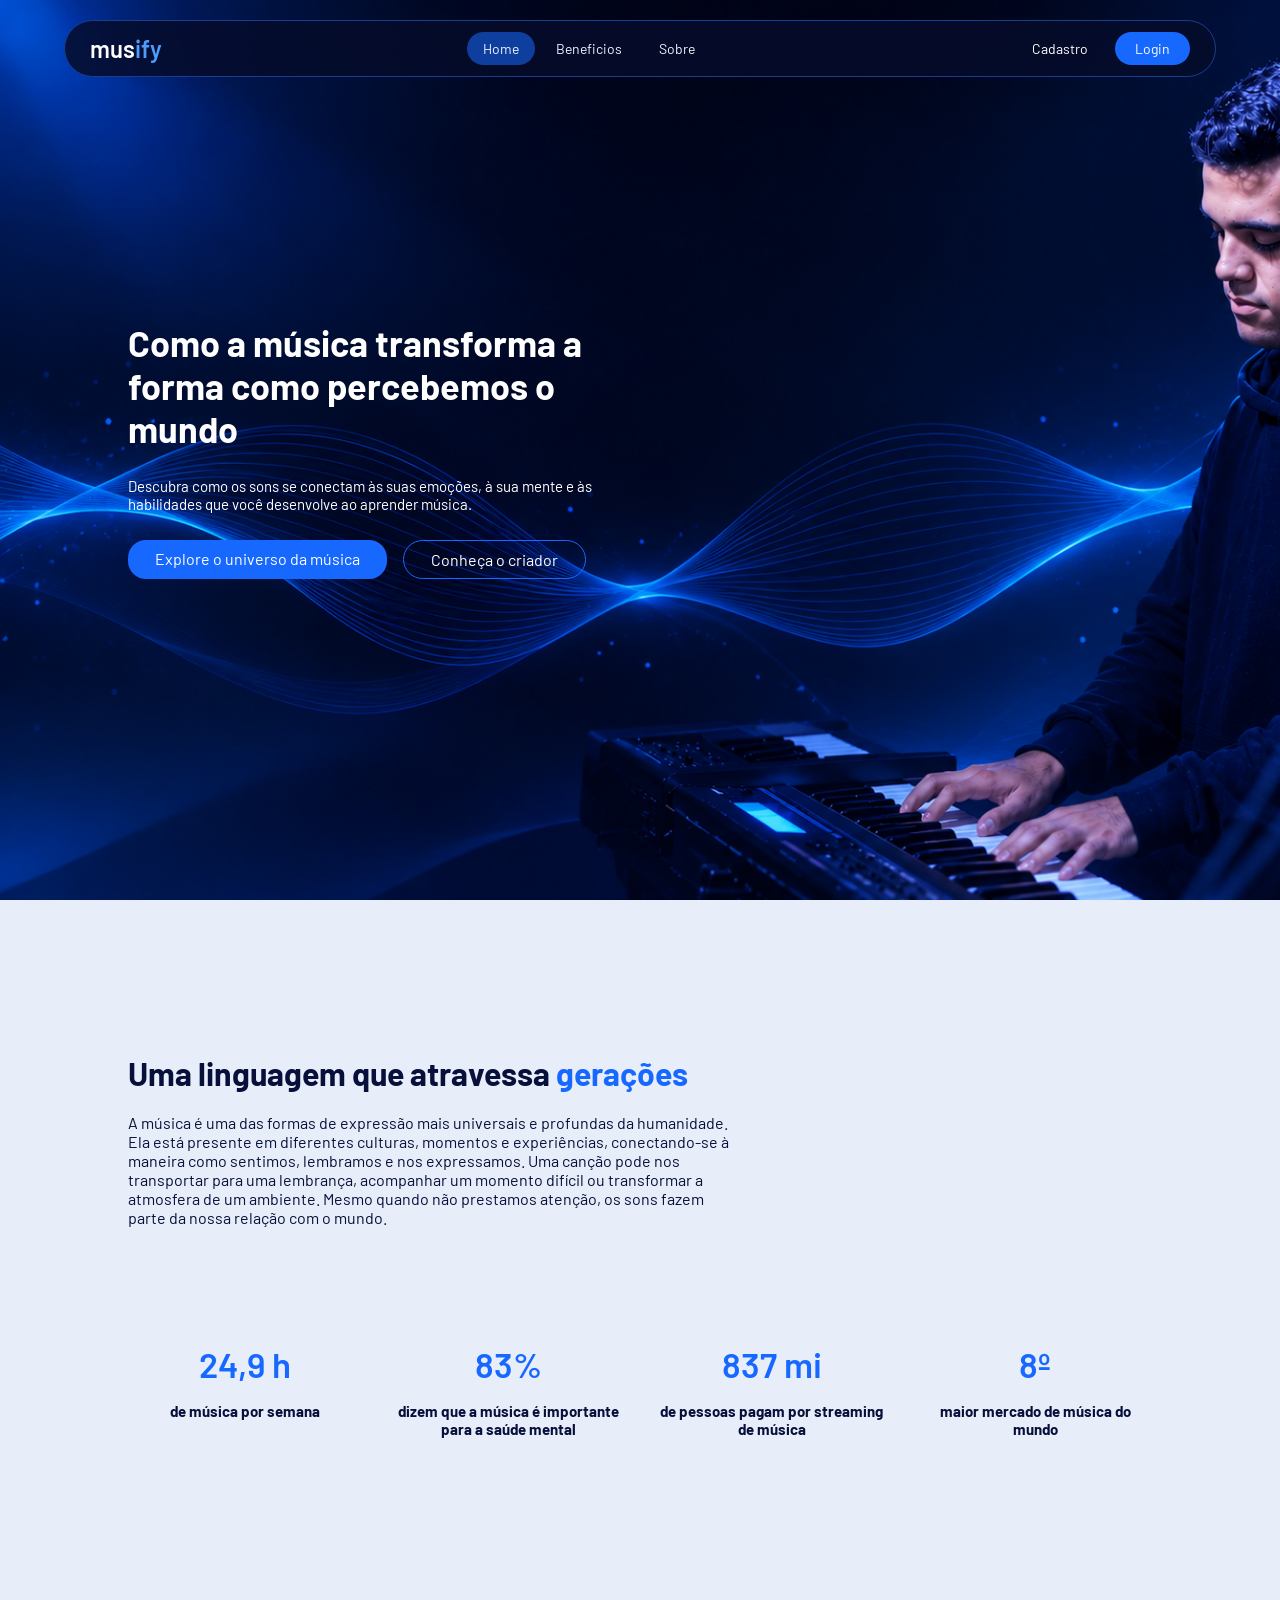
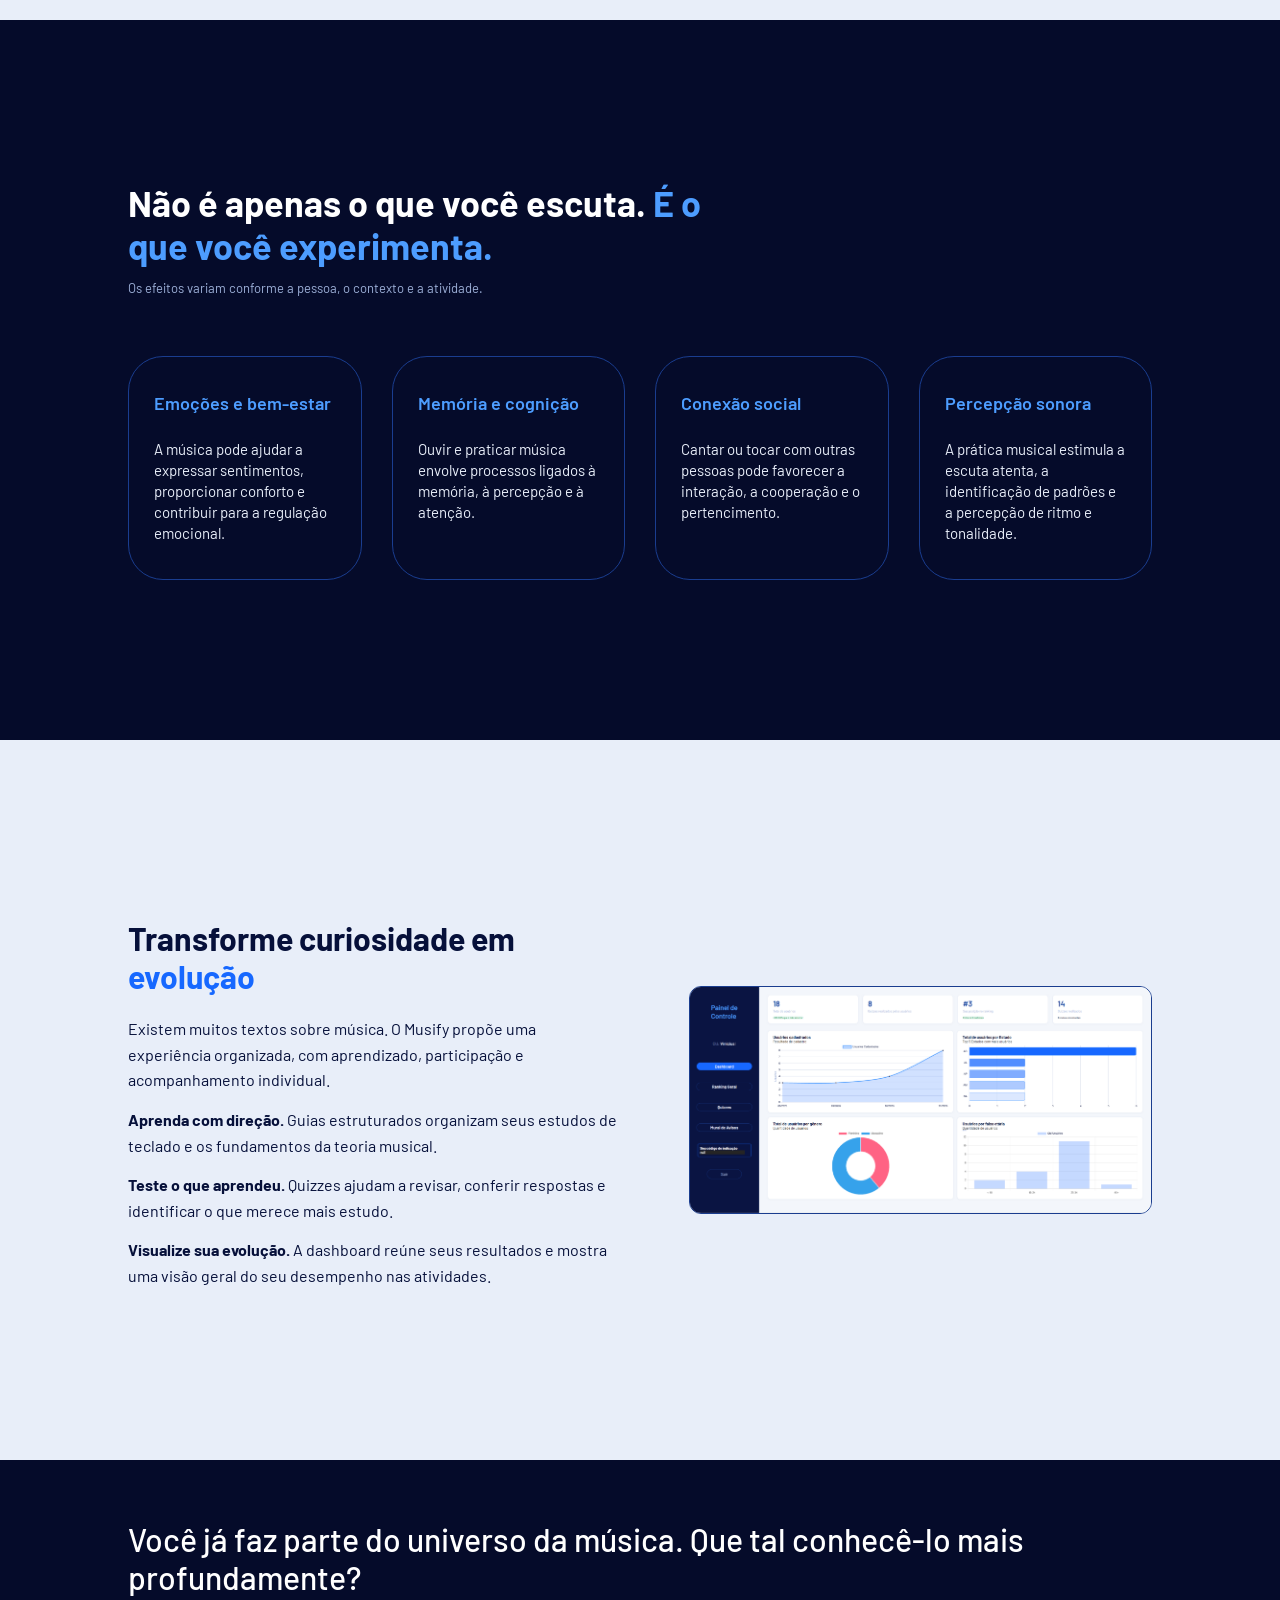
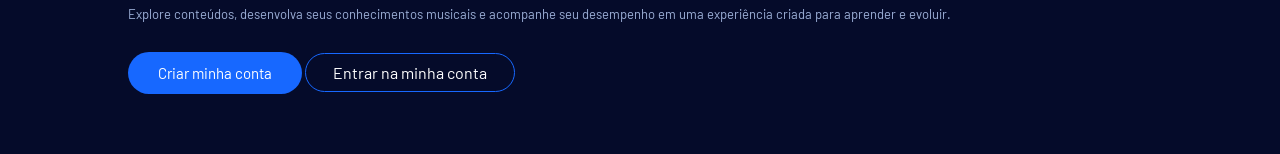
<file: public/index.html>
<!DOCTYPE html>
<html lang="pt-br">

<head>
  <meta charset="UTF-8">
  <meta http-equiv="X-UA-Compatible" content="IE=edge">
  <meta name="viewport" content="width=device-width, initial-scale=1.0">

  <title>Musify | Página Inicial</title>

  <script src="./js/sessao.js"></script>

  <link rel="stylesheet" href="./css/style.css">
  <link rel="icon" href="./assets/icon/favicon2.ico">
  <link rel="preconnect" href="https://fonts.gstatic.com">
</head>

<body>

  <!-- Header inicio -->
  <div class="padding-header">
    <div class="header">

      <h1 class="titulo">mus<span>ify</span></h1>

      <ul class="navbar">
        <li class="agora"><a href="#">Home</a></li>
        <li><a href="#beneficiosMusica">Beneficios</a></li>
        <li><a href="sobre.html">Sobre</a></li>
      </ul>

      <div class="btnheader">
        <a href="cadastro.html" id="btnCadastro">Cadastro</a>
        <a href="login.html" class="btnAzul" id="btnLogin">Login</a>
      </div>

    </div>
  </div>
  <!-- Header fim -->

  <div class="banner">
    <div class="container">
      <h3>Como a música transforma a forma como percebemos o mundo</h3>
      <p>Descubra como os sons se conectam às suas emoções, à sua mente e às habilidades que você desenvolve ao aprender
        música.</p>

      <div class="btnBanner">
        <a class="btnAzul" href="#beneficiosMusica">Explore o universo da música</a>

        <a class="btnTransparente" href="sobre.html">Conheça o criador</a>
      </div>
    </div>
  </div>

  <div class="social">
    <div class="container">

      <div class="texto">
        <h1>Uma linguagem que atravessa <span class="textoAzul">gerações</span></h1>
        <span> A música é uma das formas de expressão mais universais e profundas da humanidade. Ela está presente em
          diferentes culturas, momentos e experiências, conectando-se à maneira como sentimos, lembramos e nos
          expressamos.
          Uma canção pode nos transportar para uma lembrança, acompanhar um momento difícil ou transformar a atmosfera
          de um ambiente. Mesmo quando não prestamos atenção, os sons fazem parte da nossa relação com o mundo.</span>
      </div>

      <div class="boxes">
        <div class="box">
          <b>24,9 h</b>
          <h4>de música por semana</h4>
        </div>
        <div class="box">
          <b>83%</b>
          <h4>dizem que a música é importante para a saúde mental</h4>
        </div>
        <div class="box">
          <b>837 mi</b>
          <h4>de pessoas pagam por streaming de música</h4>
        </div>
        <div class="box">
          <b>8º</b>
          <h4>maior mercado de música do mundo</h4>

        </div>
      </div>
    </div>
  </div>

  <!-- IMPACTO DA MÚSICA -->
  <div class="impactoMusica" id="beneficiosMusica">
    <div class="container">

      <div>
        <h1>Não é apenas o que você escuta. <span class="textoAzul">É o que você experimenta.</span></h1>
        <span>Os efeitos variam conforme a pessoa, o contexto e a atividade.</span>
      </div>

      <div class="cardTopicos">

        <div class="topico">
          <div class="topicoTitulo">
            <h4>Emoções e bem-estar</h4>
          </div>
          <p>A música pode ajudar a expressar sentimentos, proporcionar conforto e contribuir para a regulação
            emocional.</p>
        </div>

        <div class="topico">
          <div class="topicoTitulo">
            <h4>Memória e cognição</h4>
          </div>
          <p>Ouvir e praticar música envolve processos ligados à memória, à percepção e à atenção.</p>
        </div>

        <div class="topico">
          <div class="topicoTitulo">
            <h4>Conexão social</h4>
          </div>
          <p>Cantar ou tocar com outras pessoas pode favorecer a interação, a cooperação e o pertencimento.</p>
        </div>

        <div class="topico">
          <div class="topicoTitulo">
            <h4>Percepção sonora</h4>
          </div>
          <p>A prática musical estimula a escuta atenta, a identificação de padrões e a percepção de ritmo e tonalidade.
          </p>
        </div>

      </div>
    </div>
  </div>

  <!-- TRANSFORME CURIOSIDADE EM EVOLUÇÃO -->
  <div class="social">
    <div class="divisaoTexto">

      <div class="container">
        <div class="texto">
          <h1>Transforme curiosidade em <span class="textoAzul">evolução</span></h1>

          <p>Existem muitos textos sobre música. O Musify propõe uma experiência organizada, com aprendizado,
            participação e acompanhamento individual.</p>

          <p><b>Aprenda com direção.</b> Guias estruturados organizam seus estudos de teclado e os fundamentos da teoria
            musical.</p>

          <p><b>Teste o que aprendeu.</b> Quizzes ajudam a revisar, conferir respostas e identificar o que merece mais
            estudo.</p>

          <p><b>Visualize sua evolução.</b> A dashboard reúne seus resultados e mostra uma visão geral do seu desempenho
            nas atividades.</p>
        </div>
      </div>


      <img src="assets/img-teclado/dasboard.png" alt="Dashboard do Musify">
    </div>
  </div>

  <!-- Link para cadastro CTA -->

  <div class="beneficiosMusica">
    <div class="container">
      <div>
        <h1>Você já faz parte do universo da música. Que tal conhecê-lo mais profundamente?</h1>
        <p>Explore conteúdos, desenvolva seus conhecimentos musicais e acompanhe seu desempenho em uma experiência
          criada para aprender e evoluir.</p>
        <a class="btnAzul" href="cadastro.html">Criar minha conta</a>
        <a class="btnTransparente" href="login.html" style="text-decoration: none;color: #ffff ;">Entrar na minha conta</a>
      </div>
    </div>
  </div>

</body>

</html>
</file>
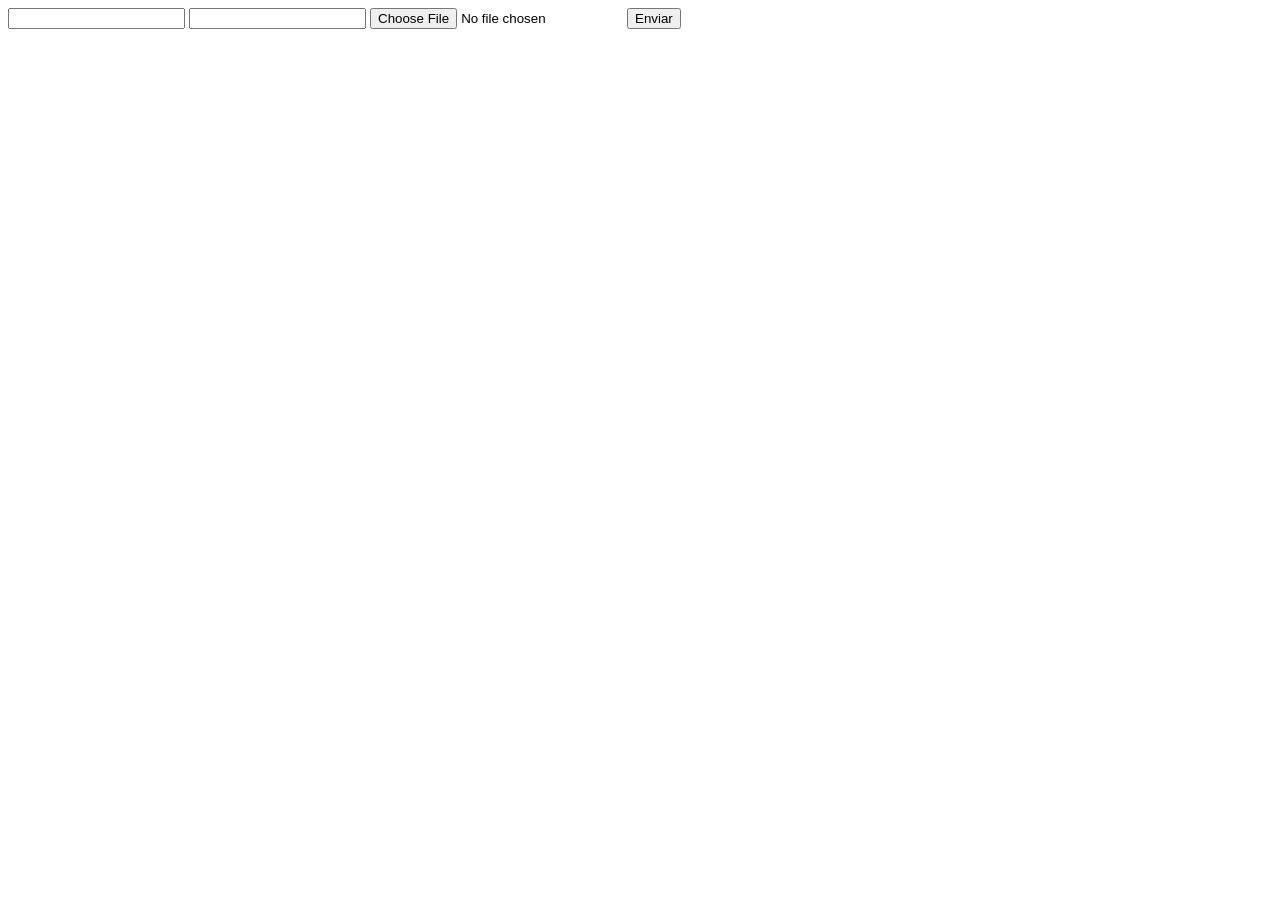
<file: DOCUMENTOS_DE_APOIO/exemplo_de_upload_de_arquivo/public/index.html>
<!DOCTYPE html>
<html lang="en">

<head>
  <meta charset="UTF-8">
  <meta http-equiv="X-UA-Compatible" content="IE=edge">
  <meta name="viewport" content="width=device-width, initial-scale=1.0">
  <title>Upload</title>
</head>

<body>

  <div>
    <input name="nome" id="nome" type="text" />
    <input name="email" id="email" type="url" />
    <input name="foto" id="foto" type="file" />
    <button onclick="enviar()">Enviar</button>
  </div>

  <div id="container"></div>
</body>

</html>

<script>
  function enviar() {
    const formData = new FormData();
    formData.append('foto', foto.files[0])
    formData.append('nome', nome.value)
    formData.append('email', email.value)

    fetch("/usuarios/cadastro", {
      method: "POST",
      body: formData
    })
      .then(res => {
        window.location = "./perfil.html"
      })
      .catch(err => {
        console.log(err);
      })
  }
</script>
</file>
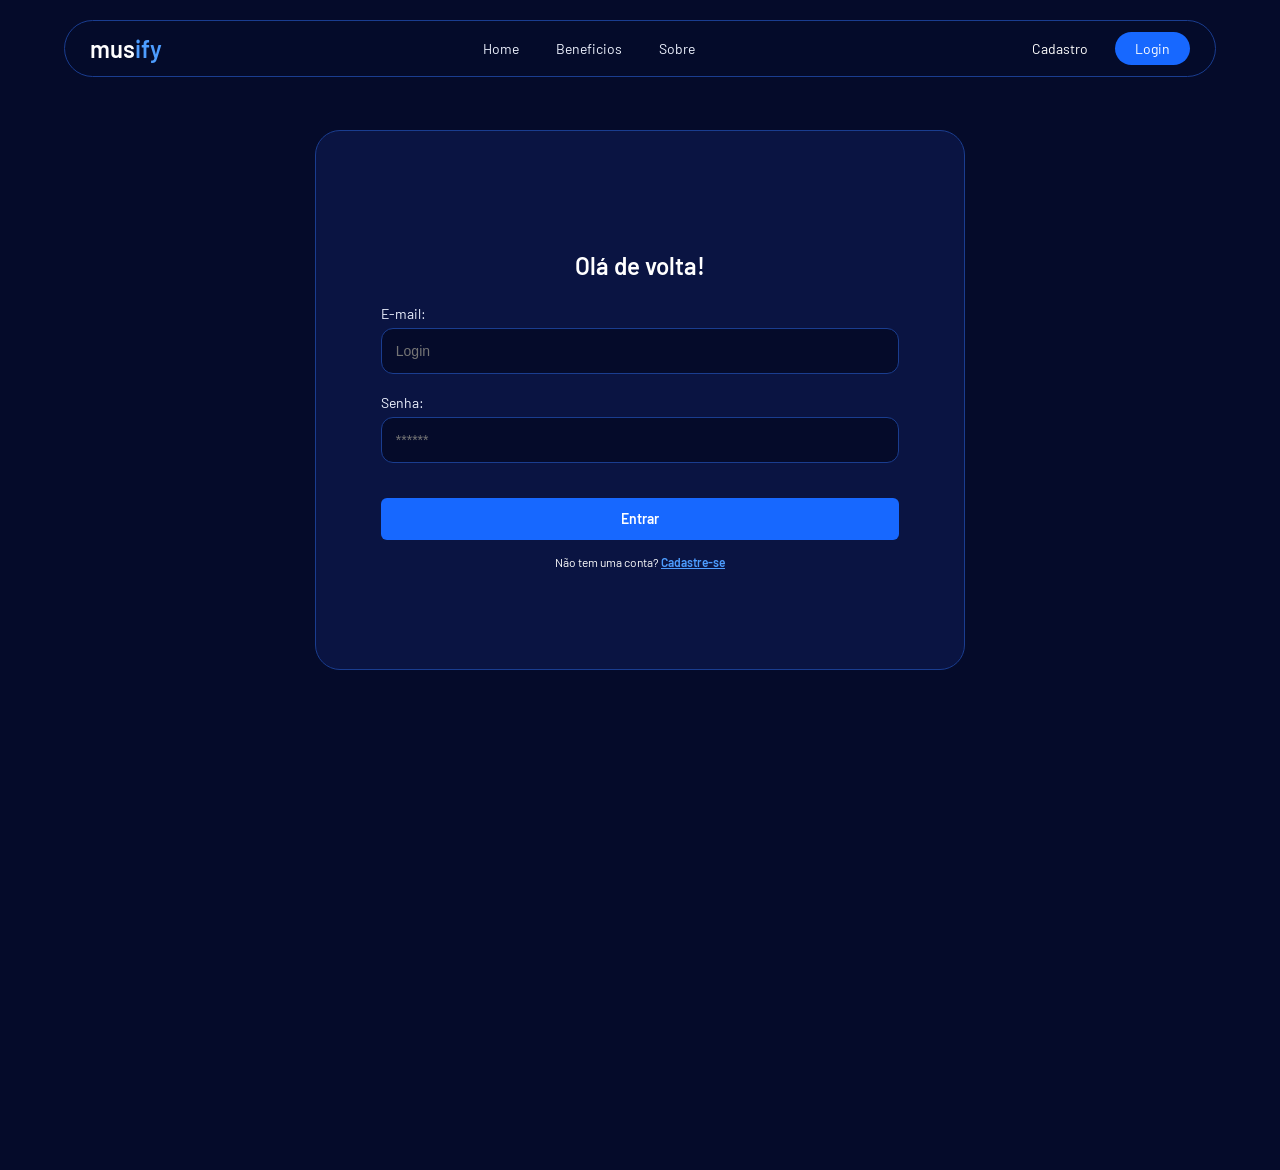
<file: public/login.html>
<!DOCTYPE html>
<html lang="pt-br">

<head>
    <meta charset="UTF-8">
    <meta http-equiv="X-UA-Compatible" content="IE=edge">
    <meta name="viewport" content="width=device-width, initial-scale=1.0">

    <title>Musify | Login</title>

    <script src="./js/sessao.js"></script>

    <link rel="stylesheet" href="./css/style.css">
    <link rel="icon" href="./assets/icon/favicon2.ico">
    <link rel="preconnect" href="https://fonts.gstatic.com">
</head>

<body>

    <!-- Header inicio -->
  <div class="padding-header">
    <div class="header">

      <h1 class="titulo">mus<span>ify</span></h1>

      <ul class="navbar">
        <li><a href="index.html">Home</a></li>
        <li><a href="index.html#beneficiosMusica">Beneficios</a></li>
        <li><a href="sobre.html">Sobre</a></li>
      </ul>

      <div class="btnheader">
        <a href="cadastro.html" id="btnCadastro">Cadastro</a>
        <a href="login.html" class="btnAzul" id="btnLogin">Login</a>
      </div>

    </div>
  </div>
  <!-- Header fim -->


    <div class="login">
        <div class="alerta_erro">
            <div class="card_erro" id="cardErro">
                <span id="mensagem_erro"></span>
            </div>
        </div>
        <div class="container">
            <div class="card card-cadastro">
                <h2>Olá de volta!</h2>
                <div class="formulario">
                    <div class="campo">
                        <span>E-mail:</span>
                        <input id="email_input" type="text" placeholder="Login">
                    </div>
                    <div class="campo">
                        <span>Senha:</span>
                        <input id="senha_input" type="password" placeholder="******">
                    </div>
                    <button class="botao" onclick="entrar()">Entrar</button>
                    <div class="link-login">
                        Não tem uma conta?
                        <a href="cadastro.html">Cadastre-se</a>
                    </div>
                </div>

                <div id="div_aguardar" class="loading-div">
                    <img src="./assets/circle-loading.gif" id="loading-gif">
                </div>

                <div id="div_erros_login"></div>
            </div>

        </div>
    </div>



</body>

</html>

<script>


    function entrar() {
        aguardar();

        var emailVar = email_input.value;
        var senhaVar = senha_input.value;

        if (emailVar == "" || senhaVar == "") {
            cardErro.style.display = "block"
            mensagem_erro.innerHTML = "(Mensagem de erro para todos os campos em branco)";
            finalizarAguardar();
            return false;
        }
        else {
            setInterval(sumirMensagem, 5000)
        }

        console.log("FORM LOGIN: ", emailVar);
        console.log("FORM SENHA: ", senhaVar);

        fetch("/usuarios/autenticar", {
            method: "POST",
            headers: {
                "Content-Type": "application/json"
            },
            body: JSON.stringify({
                emailServer: emailVar,
                senhaServer: criptografarSenha(senhaVar)
            })
        }).then(function (resposta) {
            console.log("ESTOU NO THEN DO entrar()!")

            if (resposta.ok) {
                console.log(resposta);

                resposta.json().then(json => {
                    console.log(json);
                    console.log(JSON.stringify(json));
                    sessionStorage.EMAIL_USUARIO = json.email;
                    sessionStorage.NOME_USUARIO = json.nome;
                    sessionStorage.ID_USUARIO = json.id;
                    sessionStorage.CODIGO_USUARIO = json.codigoIndicacao;
                    sessionStorage.SENHA_USUARIO = json.senha;
                    sessionStorage.PERMISSAO = json.permissao; // armazena permissao (user / adm)

                    // redireciona conforme a permissao
                    setTimeout(function () {
                        if (json.permissao && json.permissao === 'adm') {
                            window.location = "./dashboard-adm/cards.html";
                        } else {
                            window.location = "./dashboard/cards.html";
                        }
                    }, 1000); // apenas para exibir o loading

                });

            } else {

                console.log("Houve um erro ao tentar realizar o login!");

                resposta.text().then(texto => {
                    console.error(texto);
                    finalizarAguardar(texto);
                });
            }

        }).catch(function (erro) {
            console.log(erro);
        })

        return false;
    }

    function sumirMensagem() {
        cardErro.style.display = "none"
    }

    function criptografarSenha(senha){
    let tamanhoSenha = senha.length;
    let listaCaracteresSenha = [];

    // insere na lista os codigos de tras pra frente
    for(let i = 0; i < tamanhoSenha; i++){
        listaCaracteresSenha.unshift(senha.charCodeAt(i).toString(8))
    }

    let senhaFinal = ''

    // criptografa a senha 
    for(let i = 0; i < tamanhoSenha; i++){
        if(listaCaracteresSenha[i] % 2 == 0){
            listaCaracteresSenha[i] = Number(listaCaracteresSenha[i]) + 10
        }else{
            listaCaracteresSenha[i] = (Number(listaCaracteresSenha[i]) + 20).toString(2)
        }

        senhaFinal += listaCaracteresSenha[i];
    }

    return senhaFinal;

  }

</script>
</file>
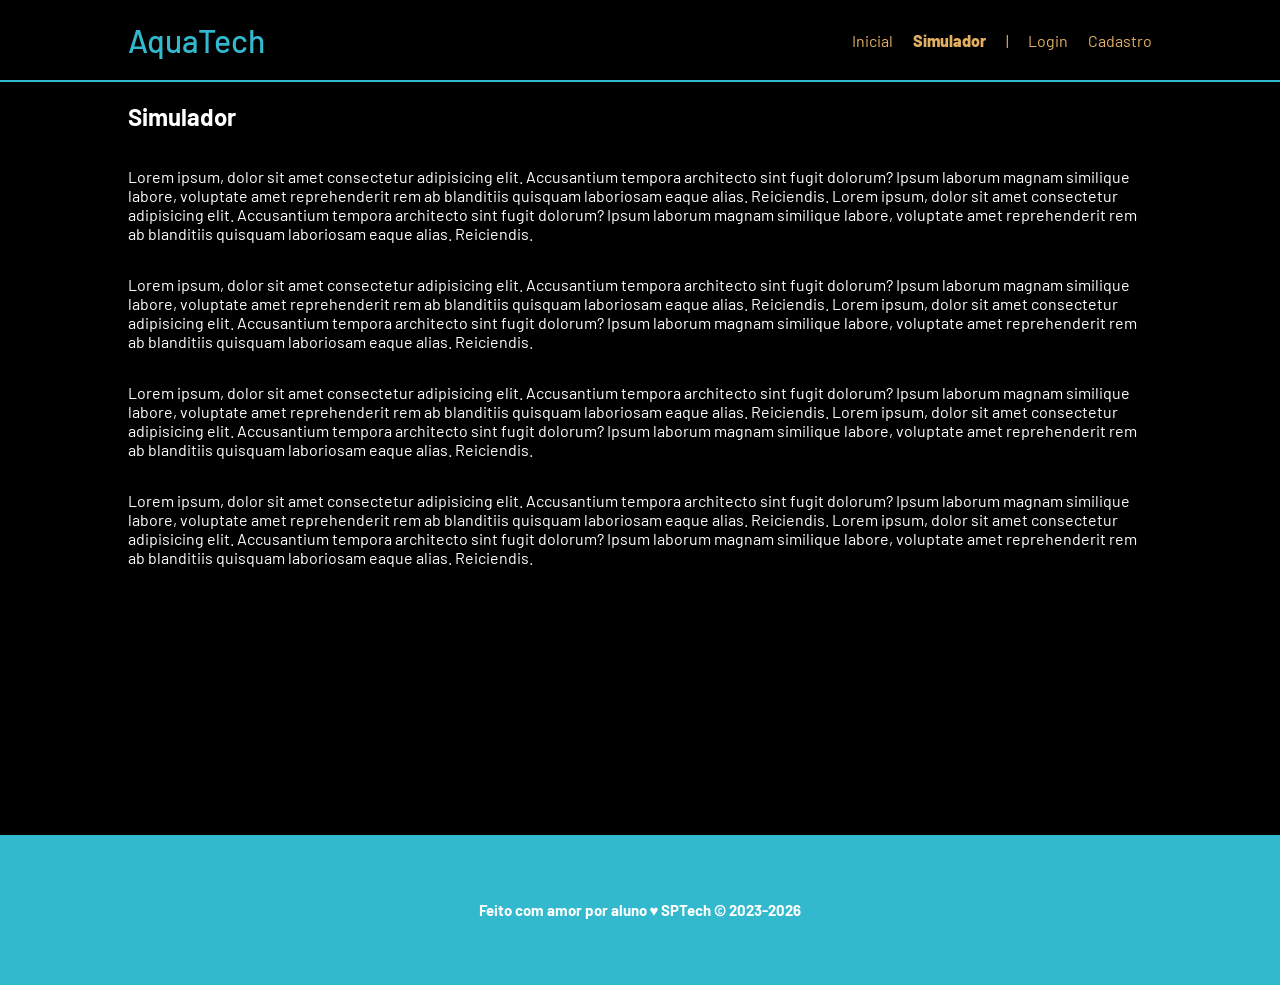
<file: public/simulador.html>
<!DOCTYPE html>
<html lang="pt-br">

<head>
    <meta charset="UTF-8">
    <meta http-equiv="X-UA-Compatible" content="IE=edge">
    <meta name="viewport" content="width=device-width, initial-scale=1.0">

    <title>AquaTech | Simulador</title>

    <script src="./js/sessao.js"></script>

    <link rel="stylesheet" href="./css/estilo.css">
    <link rel="icon" href="./assets/icon/favicon2.ico">
    <link rel="preconnect" href="https://fonts.gstatic.com">
</head>

<body>

    <!--header inicio-->
    <div class="header">
        <div class="container">
            <h1 class="titulo">AquaTech</h1>
            <ul class="navbar">
                <li>
                    <a href="./index.html">Inicial</a>
                </li>
                <li class="agora">Simulador</li>
                <li>|</li>
                <li>
                    <a href="./login.html">Login</a>
                </li>
                <li>
                    <a href="./login.html">Cadastro</a>
                </li>
            </ul>
        </div>
    </div>


    <!-- simulador inicio -->
    <div class="simulador">
        <div class="container">
            <h2>Simulador</h2>
            <p>Lorem ipsum, dolor sit amet consectetur adipisicing elit. Accusantium tempora architecto sint fugit
                dolorum? Ipsum laborum magnam similique labore, voluptate amet reprehenderit rem ab blanditiis quisquam
                laboriosam eaque alias. Reiciendis. Lorem ipsum, dolor sit amet consectetur adipisicing elit.
                Accusantium tempora architecto sint fugit dolorum? Ipsum laborum magnam similique labore, voluptate amet
                reprehenderit rem ab blanditiis quisquam laboriosam eaque alias. Reiciendis.</p>
            <p>Lorem ipsum, dolor sit amet consectetur adipisicing elit. Accusantium tempora architecto sint fugit
                dolorum? Ipsum laborum magnam similique labore, voluptate amet reprehenderit rem ab blanditiis quisquam
                laboriosam eaque alias. Reiciendis. Lorem ipsum, dolor sit amet consectetur adipisicing elit.
                Accusantium tempora architecto sint fugit dolorum? Ipsum laborum magnam similique labore, voluptate amet
                reprehenderit rem ab blanditiis quisquam laboriosam eaque alias. Reiciendis.</p>
            <p>Lorem ipsum, dolor sit amet consectetur adipisicing elit. Accusantium tempora architecto sint fugit
                dolorum? Ipsum laborum magnam similique labore, voluptate amet reprehenderit rem ab blanditiis quisquam
                laboriosam eaque alias. Reiciendis. Lorem ipsum, dolor sit amet consectetur adipisicing elit.
                Accusantium tempora architecto sint fugit dolorum? Ipsum laborum magnam similique labore, voluptate amet
                reprehenderit rem ab blanditiis quisquam laboriosam eaque alias. Reiciendis.</p>
            <p>Lorem ipsum, dolor sit amet consectetur adipisicing elit. Accusantium tempora architecto sint fugit
                dolorum? Ipsum laborum magnam similique labore, voluptate amet reprehenderit rem ab blanditiis quisquam
                laboriosam eaque alias. Reiciendis. Lorem ipsum, dolor sit amet consectetur adipisicing elit.
                Accusantium tempora architecto sint fugit dolorum? Ipsum laborum magnam similique labore, voluptate amet
                reprehenderit rem ab blanditiis quisquam laboriosam eaque alias. Reiciendis.</p>

        </div>
    </div>
    <!-- simulador fim -->

    <!--footer inicio-->
    <div class="footer">
        <div class="container">
            <h4>Feito com amor por aluno &hearts; SPTech &copy; 2023-2026</h4>
        </div>
    </div>
    <!--footer fim-->


</body>

</html>
</file>
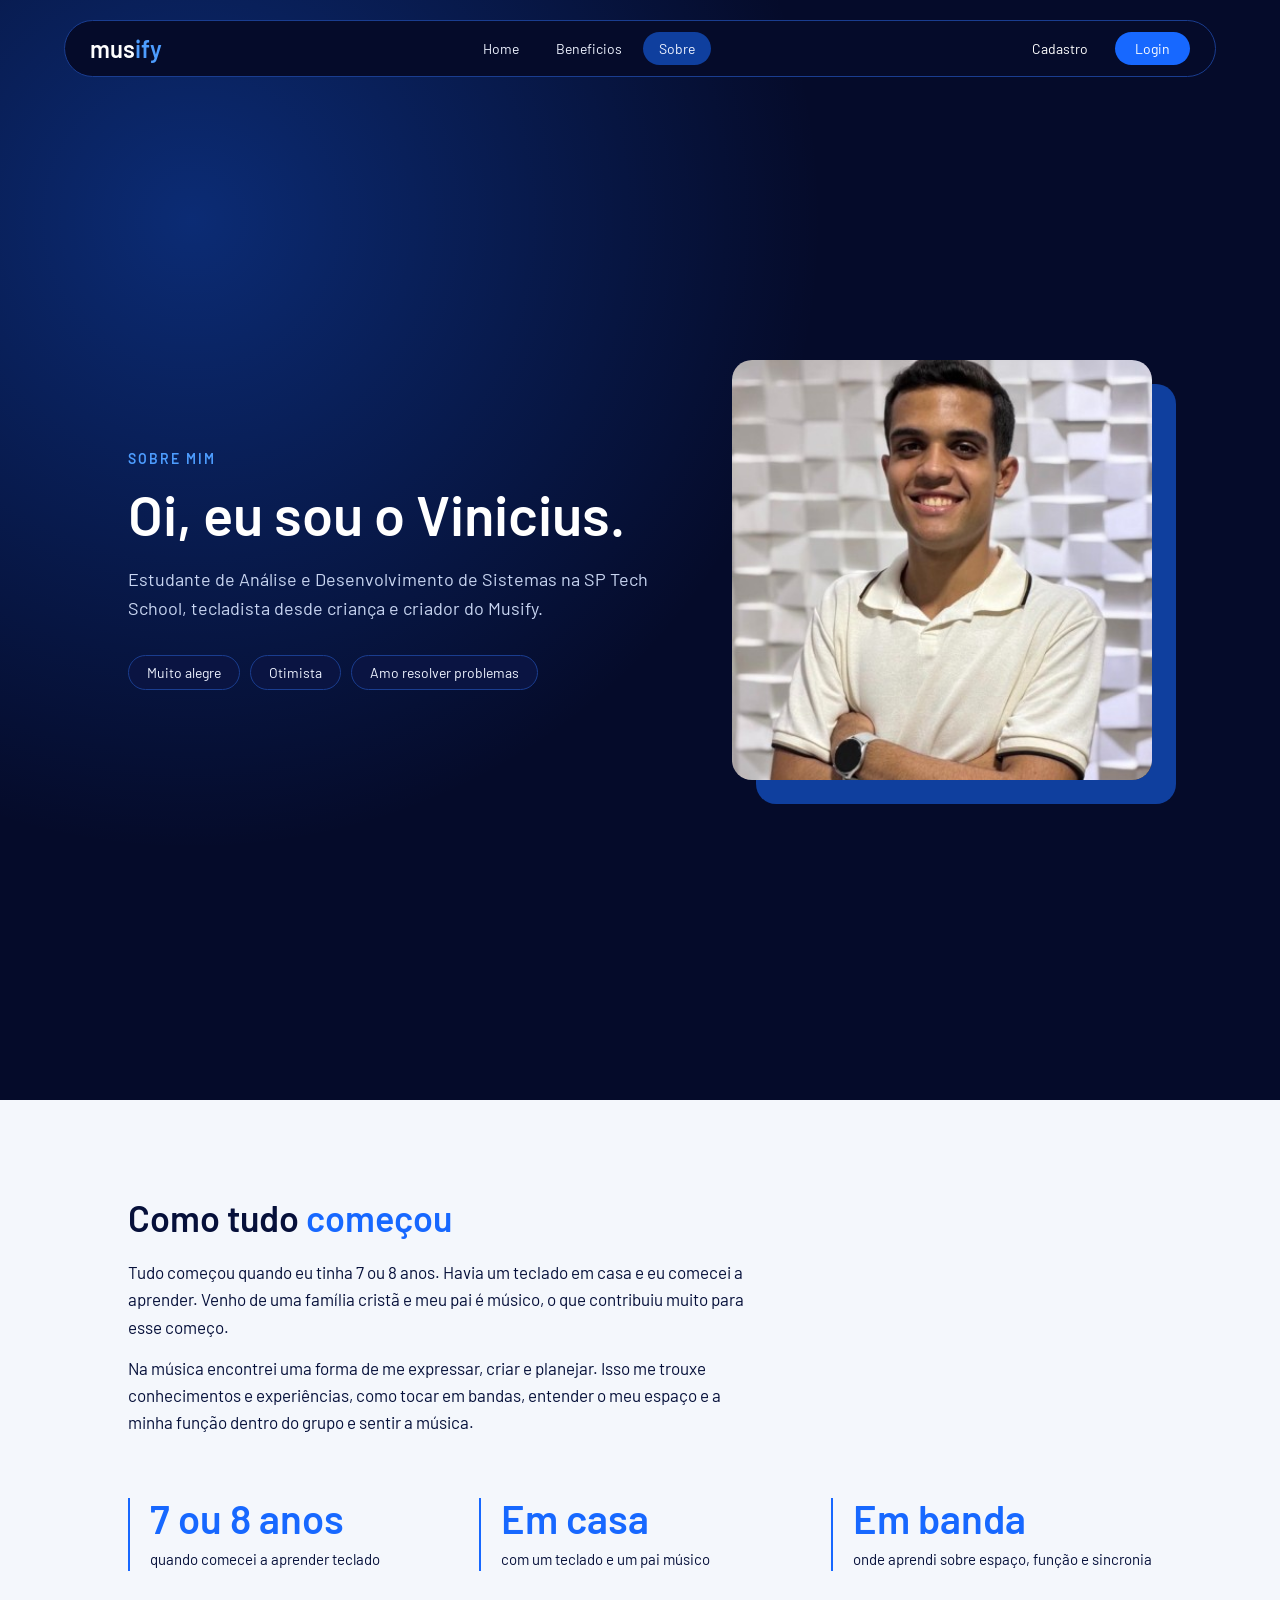
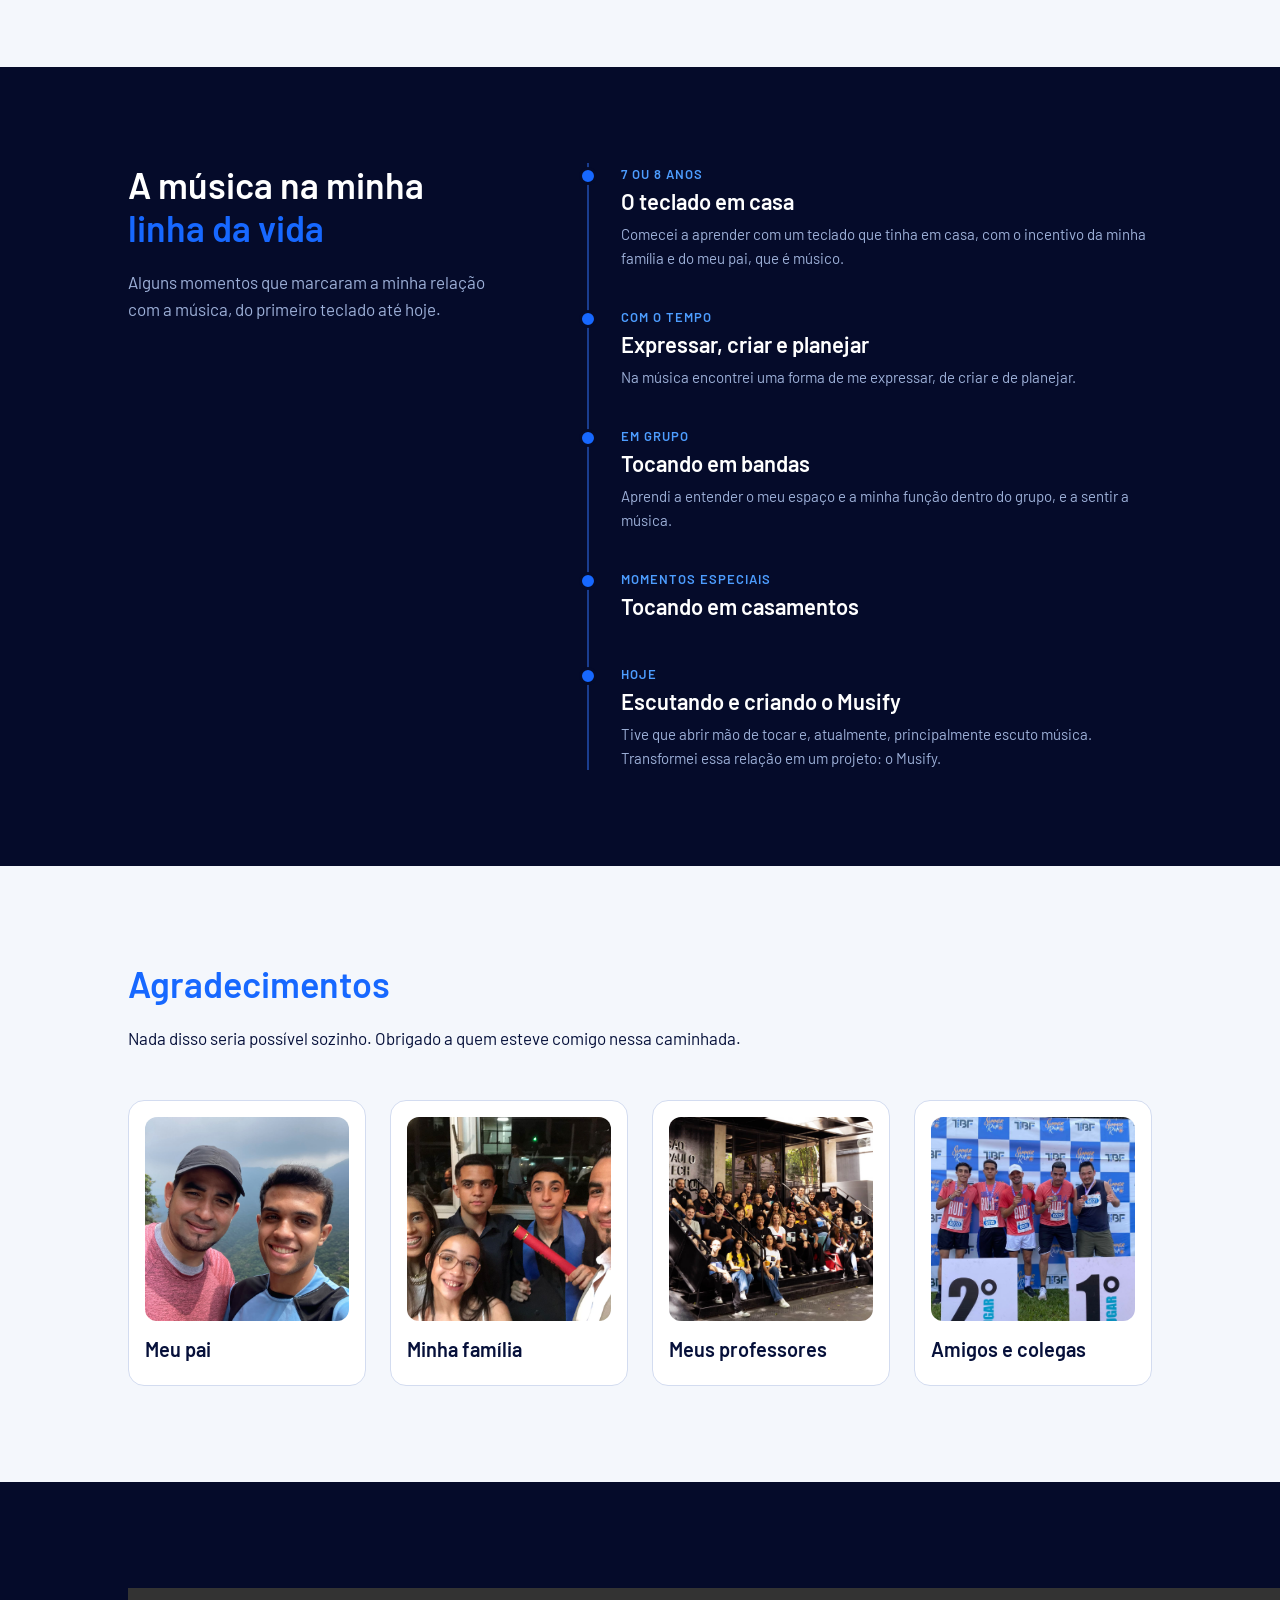
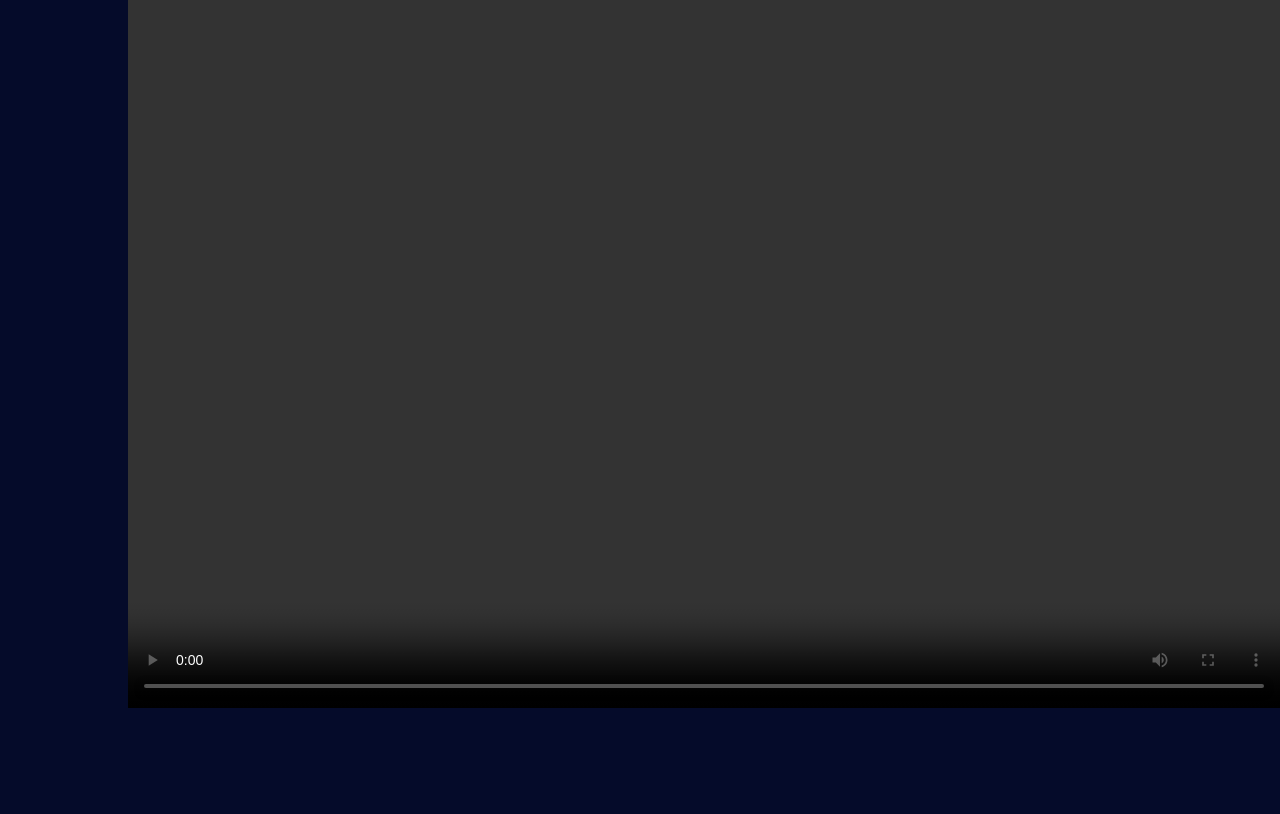
<file: public/sobre.html>
<!DOCTYPE html>
<html lang="pt-br">

<head>
  <meta charset="UTF-8">
  <meta http-equiv="X-UA-Compatible" content="IE=edge">
  <meta name="viewport" content="width=device-width, initial-scale=1.0">

  <title>Musify | Sobre mim</title>

  <script src="./js/sessao.js"></script>

  <link rel="stylesheet" href="./css/style.css">
  <link rel="icon" href="./assets/icon/favicon2.ico">
  <link rel="preconnect" href="https://fonts.gstatic.com">
</head>

<body class="paginaSobre">

  <!-- Header inicio -->
  <div class="padding-header">
    <div class="header">

      <h1 class="titulo">mus<span>ify</span></h1>

      <ul class="navbar">
        <li><a href="index.html">Home</a></li>
        <li><a href="index.html#beneficiosMusica">Beneficios</a></li>
        <li class="agora"><a href="sobre.html">Sobre</a></li>
      </ul>

      <div class="btnheader">
        <a href="cadastro.html" id="btnCadastro">Cadastro</a>
        <a href="login.html" class="btnAzul" id="btnLogin">Login</a>
      </div>

    </div>
  </div>
  <!-- Header fim -->

  <!-- seção apresentacao -->
  <div class="apresentacaoSobre">
    <div class="container">

      <div class="sobreTexto">
        <span class="subtituloSobre">Sobre mim</span>
        <h1 class="tituloSobre">Oi, eu sou o Vinicius.</h1>
        <p class="textoSobre">Estudante de Análise e Desenvolvimento de Sistemas na SP Tech School, tecladista desde
          criança e criador do Musify.</p>

        <div class="topicosSobre">
          <span>Muito alegre</span>
          <span>Otimista</span>
          <span>Amo resolver problemas</span>
        </div>
      </div>

      <div class="sobreImagem">
        <img src="assets/img-teclado/vini.jpeg" alt="Vinicius sorrindo, de braços cruzados">
      </div>

    </div>
  </div>

  <!-- parte como tudo começou -->
  <div class="comeco">
    <div class="container">

      <div>
        <h2 class="tituloNormal">Como tudo <span class="textoAzul">começou</span></h2>
        <p>Tudo começou quando eu tinha 7 ou 8 anos. Havia um teclado em casa e eu comecei a aprender. Venho de uma
          família cristã e meu pai é músico, o que contribuiu muito para esse começo.</p>
        <p>Na música encontrei uma forma de me expressar, criar e planejar. Isso me trouxe conhecimentos e
          experiências, como tocar em bandas, entender o meu espaço e a minha função dentro do grupo e sentir a música.
        </p>
      </div>

      <div class="fatos">
        <div class="fato">
          <b>7 ou 8 anos</b>
          <span>quando comecei a aprender teclado</span>
        </div>
        <div class="fato">
          <b>Em casa</b>
          <span>com um teclado e um pai músico</span>
        </div>
        <div class="fato">
          <b>Em banda</b>
          <span>onde aprendi sobre espaço, função e sincronia</span>
        </div>
      </div>

    </div>
  </div>

  <!-- a música na minha linha da vida -->
  <div class="linhaVida">
    <div class="container">

      <div class="linhaVidaTexto">
        <h2 class="tituloNormal">A música na minha <span class="textoAzul">linha da vida</span></h2>
        <p>Alguns momentos que marcaram a minha relação com a música, do primeiro teclado até hoje.</p>
      </div>

      <ul class="linhaTempo">
        <li>
          <span class="marco">7 ou 8 anos</span>
          <h3>O teclado em casa</h3>
          <p>Comecei a aprender com um teclado que tinha em casa, com o incentivo da minha família e do meu pai, que é
            músico.</p>
        </li>
        <li>
          <span class="marco">Com o tempo</span>
          <h3>Expressar, criar e planejar</h3>
          <p>Na música encontrei uma forma de me expressar, de criar e de planejar.</p>
        </li>
        <li>
          <span class="marco">Em grupo</span>
          <h3>Tocando em bandas</h3>
          <p>Aprendi a entender o meu espaço e a minha função dentro do grupo, e a sentir a música.</p>
        </li>
        <li>
          <span class="marco">Momentos especiais</span>
          <h3>Tocando em casamentos</h3>
          <p></p>
        </li>
        <li>
          <span class="marco">Hoje</span>
          <h3>Escutando e criando o Musify</h3>
          <p>Tive que abrir mão de tocar e, atualmente, principalmente escuto música. Transformei essa relação em um
            projeto: o Musify.</p>
        </li>
      </ul>

    </div>
  </div>

  <!-- agradecimentos -->
  <div class="agradecimentos">
    <div class="container">

      <div>
        <h2 class="tituloNormal"><span class="textoAzul">Agradecimentos</span></h2>
        <p>Nada disso seria possível sozinho. Obrigado a quem esteve comigo nessa caminhada.</p>
      </div>

      <div class="cardsAgradecimento">

        <div class="agradecimento">
          <img src="assets/img-teclado/pai.jpeg" alt="Meu pai">
          <h3>Meu pai</h3>
          <p></p>
        </div>

        <div class="agradecimento">
          <img src="assets/img-teclado/familia.jpeg" alt="Minha família">
          <h3>Minha família</h3>
          <p></p>
        </div>

        <div class="agradecimento">
          <img src="assets/img-teclado/sptech.jpg" alt="Meus professores">
          <h3>Meus professores</h3>
          <p></p>
        </div>

        <div class="agradecimento">
          <img src="assets/img-teclado/corrida.jpeg" alt="Meus amigos e colegas">
          <h3>Amigos e colegas</h3>
          <p></p>
        </div>

      </div>

    </div>
  </div>

  <!-- a música na minha linha da vida -->
  <div class="linhaVida">
    <div class="container">


      <video class="videoSobre" controls style="height: 80vh; margin: 10px auto;">
        <source src="assets/videos/casamento.mp4" type="video/mp4">

        Seu navegador não suporta a reprodução de vídeos.
      </video>
      </iframe>
    </div>
  </div>

</body>

</html>
</file>
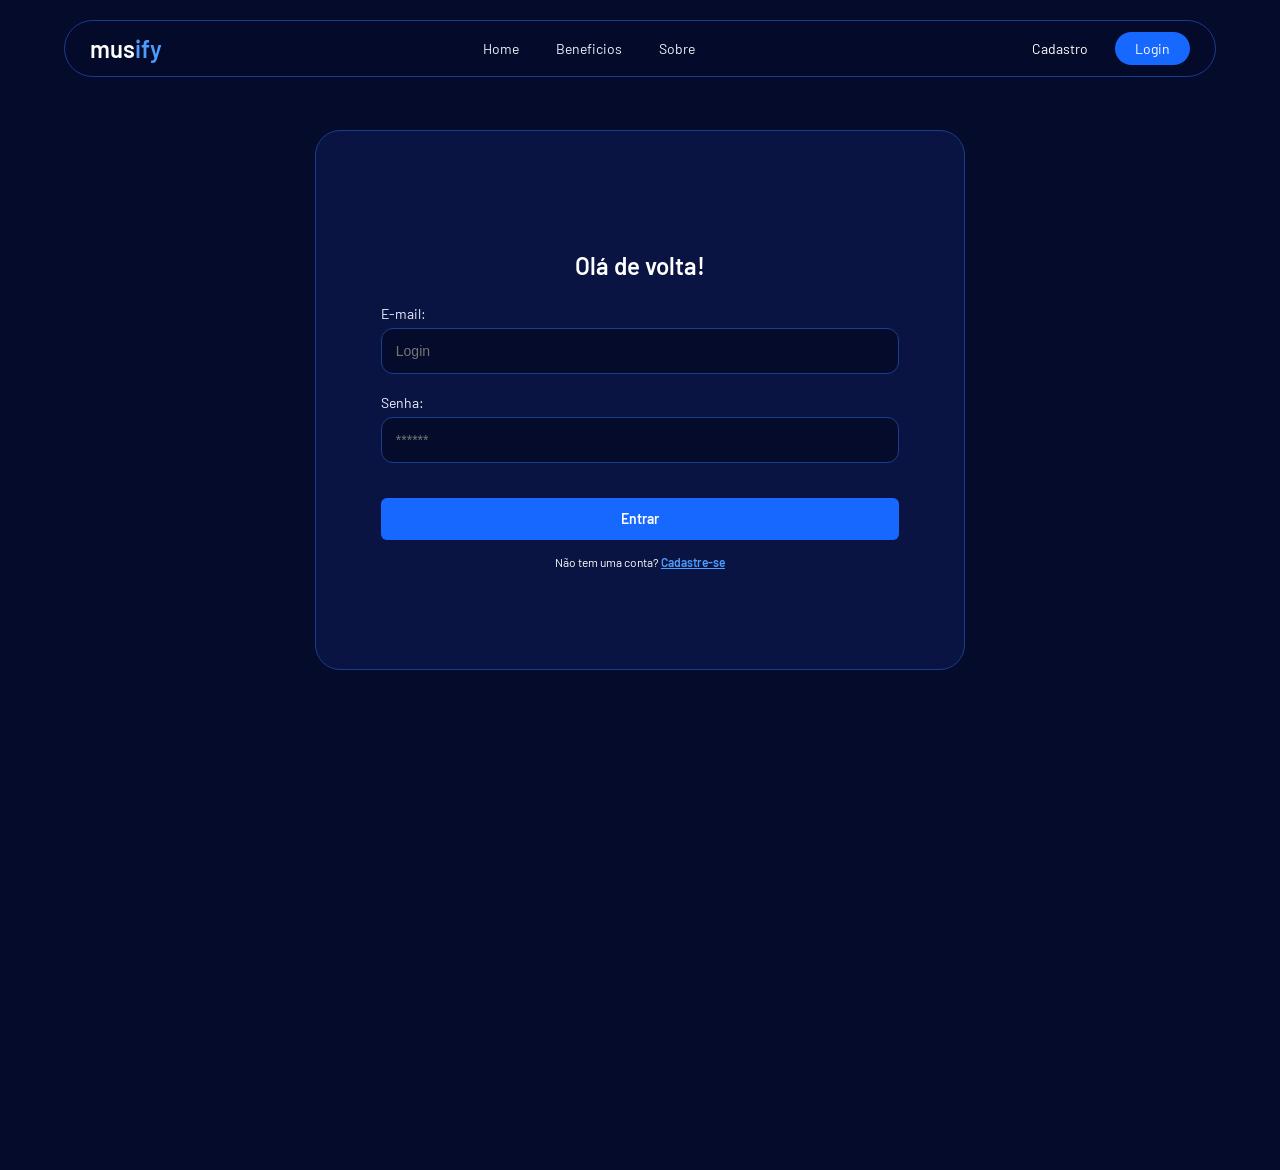
<file: public/dashboard-adm/edicao-aviso.html>
<!DOCTYPE html>
<html lang="pt-br">

<head>
    <link rel="shortcut icon" href="../assets/icon/favicon2.ico" type="image/x-icon">
    <meta charset="UTF-8">
    <meta http-equiv="X-UA-Compatible" content="IE=edge">
    <meta name="viewport" content="width=device-width, initial-scale=1.0">
    <title>AquaTech | Página Inicial</title>

    
    <link rel="stylesheet" href="./../css/dashboards.css">
    <link rel="stylesheet" href="./../css/estilo.css" />
    <script src="../js/sessao.js"></script>

    <link rel="preconnect" href="https://fonts.gstatic.com">
    <link
        href="https://fonts.googleapis.com/css2?family=Exo+2:ital,wght@0,100;0,200;0,300;0,400;0,500;0,600;0,700;0,800;0,900;1,100;1,200;1,300;1,400;1,500;1,600;1,700;1,800;1,900&display=swap"
        rel="stylesheet">
</head>

<body onload="validarSessaoAdm(), listarInfosDeUm()" style="background-color: #161618;">
    <!-- <body onload="validarSessao()"> -->

    <div class="janela">


        <div class="header-left">

            <h1>AquaTech</h1>

            <div class="hello">
                <h3>Olá, <span id="b_usuario">usuário</span>!</h3>
            </div>

            <div class="btn-nav-white">
                <a href="cards.html">
                    <h3>Aquários e Terrários</h3>
                </a>
            </div>

            <div class="btn-nav-white">
                <a href="./dashboard.html">
                    <h3>Gráficos</h3>
                </a>
            </div>

            <div class="btn-nav-white">
                <a href="./mural.html">
                    <h3>Mural de Avisos</h3>
                </a>
            </div>

            <div class="btn-logout" onclick="limparSessao()">
                <h3>Sair</h3>
            </div>

        </div>

        <div class="dash-right">

            <div class="avisos">
                <div class="container">
                    <h1>Editar um aviso</h1>
                    <div class="div-form">
                        <label>
                            ID:
                            <br>
                            <input id="input_id" maxlength="100" type="text" style="color: rgb(196, 196, 196)" disabled>
                        </label>
                        <label>
                            Autor:
                            <br>
                            <input id="input_nome" maxlength="100" type="text" style="color: rgb(196, 196, 196)"
                                disabled>
                        </label>
                        <label>
                            Título:
                            <br>
                            <input id="input_titulo" maxlength="100" type="text" style="color: rgb(196, 196, 196)"
                                disabled>
                        </label>
                        <br>
                        <label>
                            Descrição (máximo de 250 caracteres):
                            <br>
                            <textarea id="textarea_descricao" maxlength="250" rows="5"></textarea>
                        </label>
                        <br>
                        <button onclick="editar()">Editar</button>
                    </div>

                </div>
            </div>
        </div>
    </div>
</body>

</html>

<script>
    function listarInfosDeUm() {
        console.log("Criar função de trazer informações de post escolhido");
    }

    function editar() {
        fetch(`/avisos/editar/${sessionStorage.getItem("ID_POSTAGEM_EDITANDO")}`, {
            method: "PUT",
            headers: {
                "Content-Type": "application/json"
            },
            body: JSON.stringify({
                descricao: textarea_descricao.value
            })
        }).then(function (resposta) {

            if (resposta.ok) {
                window.alert("Post atualizado com sucesso pelo usuario de email: " + sessionStorage.getItem("EMAIL_USUARIO") + "!");
                window.location = "/dashboard/mural.html"
            } else if (resposta.status == 404) {
                window.alert("Deu 404!");
            } else {
                throw ("Houve um erro ao tentar realizar a postagem! Código da resposta: " + resposta.status);
            }
        }).catch(function (resposta) {
            console.log(`#ERRO: ${resposta}`);
        });
    }

</script>
</file>
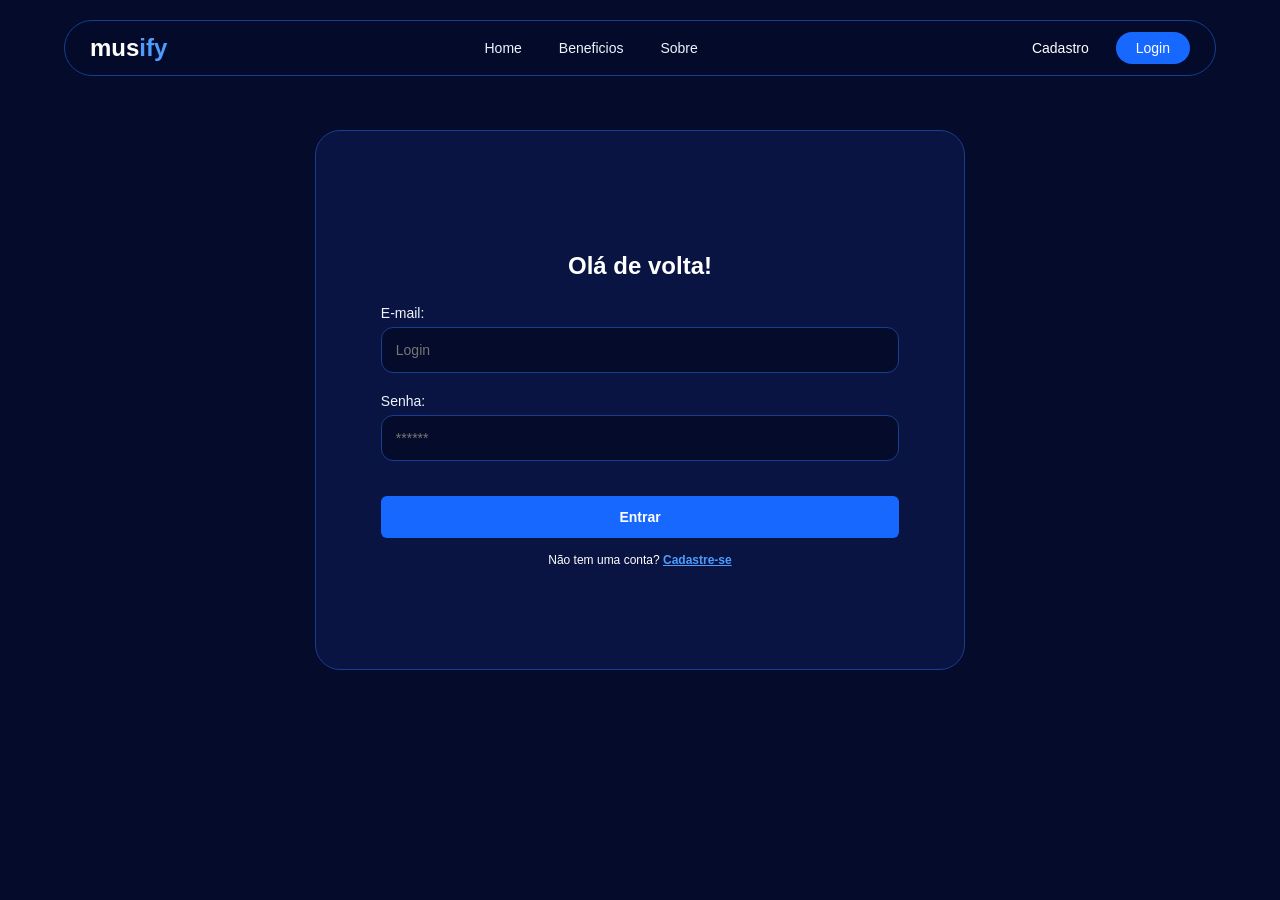
<file: public/dashboard-adm/mural.html>
<!DOCTYPE html>
<html lang="pt-br">

<head>
    <link rel="shortcut icon" href="../assets/icon/favicon2.ico" type="image/x-icon">
    <meta charset="UTF-8">
    <meta http-equiv="X-UA-Compatible" content="IE=edge">
    <meta name="viewport" content="width=device-width, initial-scale=1.0">
    <title>AquaTech | Avisos</title>

    <link rel="stylesheet" href="./../css/dashboards.css">
    <link rel="stylesheet" href="./../css/estilo.css" />
    <script src="../js/sessao.js"></script>
    <script src="./../js/alerta.js"></script>

    <link rel="preconnect" href="https://fonts.gstatic.com">
    <link
        href="https://fonts.googleapis.com/css2?family=Exo+2:ital,wght@0,100;0,200;0,300;0,400;0,500;0,600;0,700;0,800;0,900;1,100;1,200;1,300;1,400;1,500;1,600;1,700;1,800;1,900&display=swap"
        rel="stylesheet">
</head>

<body onload="validarSessaoAdm(), atualizarFeed()" style="background-color: #161618;">

    <div class="janela">


        <div class="header-left">

            <!-- inicio nav -->
            <div class="header-left dash-header">

                <h1>Musify</h1>

                <div class="hello">
                    <h3>Olá, <span id="b_usuario">usuário</span>!</h3>
                </div>

                <div class="btn-nav">
                    <h3>Dashboard</h3>
                </div>

                <div class="btn-nav-white">
                    <a href="./ranking.html">
                        <h3>Ranking Geral</h3>
                    </a>
                </div>

                <div class="btn-nav-white">
                    <a href="./quizz.html">
                        <h3>Quizzes</h3>
                    </a>
                </div>

                <div class="btn-nav-white">
                    <a href="./mural.html">
                        <h3>Mural de Avisos</h3>
                    </a>
                </div>
                <div class="codigoIndicacao">
                    <span class="titulo">Seu código de indicação</span>
                    <div class="codigo">
                        <span id="b_codigoIndicacao">MUSI20000</span>
                    </div>
                </div>

                <div class="btn-logout" onclick="limparSessao()">
                    <h3>Sair</h3>
                </div>

            </div>
            <!-- Fim nav -->
        </div>

        <div class="dash-right">


            <div class="avisos">
                <div id="alerta">
                </div>
                <div class="container">
                    <h1>Publicar um aviso</h1>
                    <div class="div-form">
                        <form id="form_postagem" method="post" onsubmit="return publicar()">
                            <label>
                                Título:
                                <br>
                                <input name="titulo" id="titulo" maxlength="100" type="text">
                            </label>
                            <br>
                            <br>
                            <label>
                                Descrição (máximo de 250 caracteres):
                                <br>
                                <textarea name="descricao" id="textarea_descricao" maxlength="250" rows="5"></textarea>
                            </label>
                            <br>
                            <br>
                            <button>Enviar</button>
                        </form>
                    </div>
                    <h1>Mural de Avisos</h1>
                    <div class="div-results">
                        <div id="feed_container" class="feed-container">
                        </div>
                    </div>
                </div>
            </div>
        </div>
    </div>




</body>

</html>

<script>

    b_usuario.innerHTML = sessionStorage.NOME_USUARIO;

    function limparFormulario() {
        document.getElementById("form_postagem").reset();
    }

    function publicar() {
        var idUsuario = sessionStorage.ID_USUARIO;

        var corpo = {
            titulo: form_postagem.titulo.value,
            descricao: form_postagem.descricao.value
        }

        fetch(`/avisos/publicar/${idUsuario}`, {
            method: "post",
            headers: {
                "Content-Type": "application/json"
            },
            body: JSON.stringify(corpo)
        }).then(function (resposta) {

            console.log("resposta: ", resposta);

            if (resposta.ok) {
                window.alert("Post realizado com sucesso pelo usuario de ID: " + idUsuario + "!");
                window.location = "/dashboard/mural.html";
                limparFormulario();
                finalizarAguardar();
            } else if (resposta.status == 404) {
                window.alert("Deu 404!");
            } else {
                throw ("Houve um erro ao tentar realizar a postagem! Código da resposta: " + resposta.status);
            }
        }).catch(function (resposta) {
            console.log(`#ERRO: ${resposta}`);
            finalizarAguardar();
        });

        return false;

    }

    function editar(idAviso) {
        sessionStorage.ID_POSTAGEM_EDITANDO = idAviso;
        console.log("cliquei em editar - " + idAviso);
        window.alert("Você será redirecionado à página de edição do aviso de id número: " + idAviso);
        window.location = "/dashboard/edicao-aviso.html"

    }

    function deletar(idAviso) {
        console.log("Criar função de apagar post escolhido - ID" + idAviso);
        fetch(`/avisos/deletar/${idAviso}`, {
            method: "DELETE",
            headers: {
                "Content-Type": "application/json"
            }
        }).then(function (resposta) {

            if (resposta.ok) {
                window.alert("Post deletado com sucesso pelo usuario de email: " + sessionStorage.getItem("EMAIL_USUARIO") + "!");
                window.location = "/dashboard/mural.html"
            } else if (resposta.status == 404) {
                window.alert("Deu 404!");
            } else {
                throw ("Houve um erro ao tentar realizar a postagem! Código da resposta: " + resposta.status);
            }
        }).catch(function (resposta) {
            console.log(`#ERRO: ${resposta}`);
        });
    }

    function atualizarFeed() {
        fetch("/avisos/listarIndicacao").then(function (resposta) {
            if (resposta.ok) {
                if (resposta.status == 204) {
                    var feed = document.getElementById("feed_container");
                    var mensagem = document.createElement("span");
                    mensagem.innerHTML = "Nenhum resultado encontrado."
                    feed.appendChild(mensagem);
                    throw "Nenhum resultado encontrado!!";
                }

                resposta.json().then(function (resposta) {
                    console.log("Dados recebidos: ", JSON.stringify(resposta));

                    var feed = document.getElementById("feed_container");
                    feed.innerHTML = "";
                    for (let i = 0; i < resposta.length; i++) {
                        var publicacao = resposta[i];

                        // criando e manipulando elementos do HTML via JavaScript
                        var divPublicacao = document.createElement("div");
                        var spanID = document.createElement("span");
                        var spanTitulo = document.createElement("span");
                        var spanNome = document.createElement("span");
                        var divDescricao = document.createElement("div");
                        var divButtons = document.createElement("div");
                        var btnEditar = document.createElement("button");
                        var btnDeletar = document.createElement("button");


                        spanID.innerHTML = "ID: <b>" + publicacao.idAviso + "</b>";
                        spanTitulo.innerHTML = "Título: <b>" + publicacao.titulo + "</b>";
                        spanNome.innerHTML = "Autor: <b>" + publicacao.nome + "</b>";
                        divDescricao.innerHTML = "Descrição: <b>" + publicacao.descricao + "</b>";
                        btnEditar.innerHTML = "Editar";
                        btnDeletar.innerHTML = "Deletar";

                        divPublicacao.className = "publicacao";
                        spanTitulo.id = "inputNumero" + publicacao.idAviso;
                        spanNome.className = "publicacao-nome";
                        spanTitulo.className = "publicacao-titulo";
                        divDescricao.className = "publicacao-descricao";

                        divButtons.className = "div-buttons"

                        btnEditar.className = "publicacao-btn-editar"
                        btnEditar.id = "btnEditar" + publicacao.idAviso;
                        btnEditar.setAttribute("onclick", `editar(${publicacao.idAviso})`);

                        btnDeletar.className = "publicacao-btn-editar"
                        btnDeletar.id = "btnDeletar" + publicacao.idAviso;
                        btnDeletar.setAttribute("onclick", `deletar(${publicacao.idAviso})`);

                        divPublicacao.appendChild(spanID);
                        divPublicacao.appendChild(spanNome);
                        divPublicacao.appendChild(spanTitulo);
                        divPublicacao.appendChild(divDescricao);
                        divPublicacao.appendChild(divButtons);
                        divButtons.appendChild(btnEditar);
                        divButtons.appendChild(btnDeletar);
                        feed.appendChild(divPublicacao);
                    }

                    finalizarAguardar();
                });
            } else {
                throw ('Houve um erro na API!');
            }
        }).catch(function (resposta) {
            console.error(resposta);
            finalizarAguardar();
        });
    }

</script>
</file>
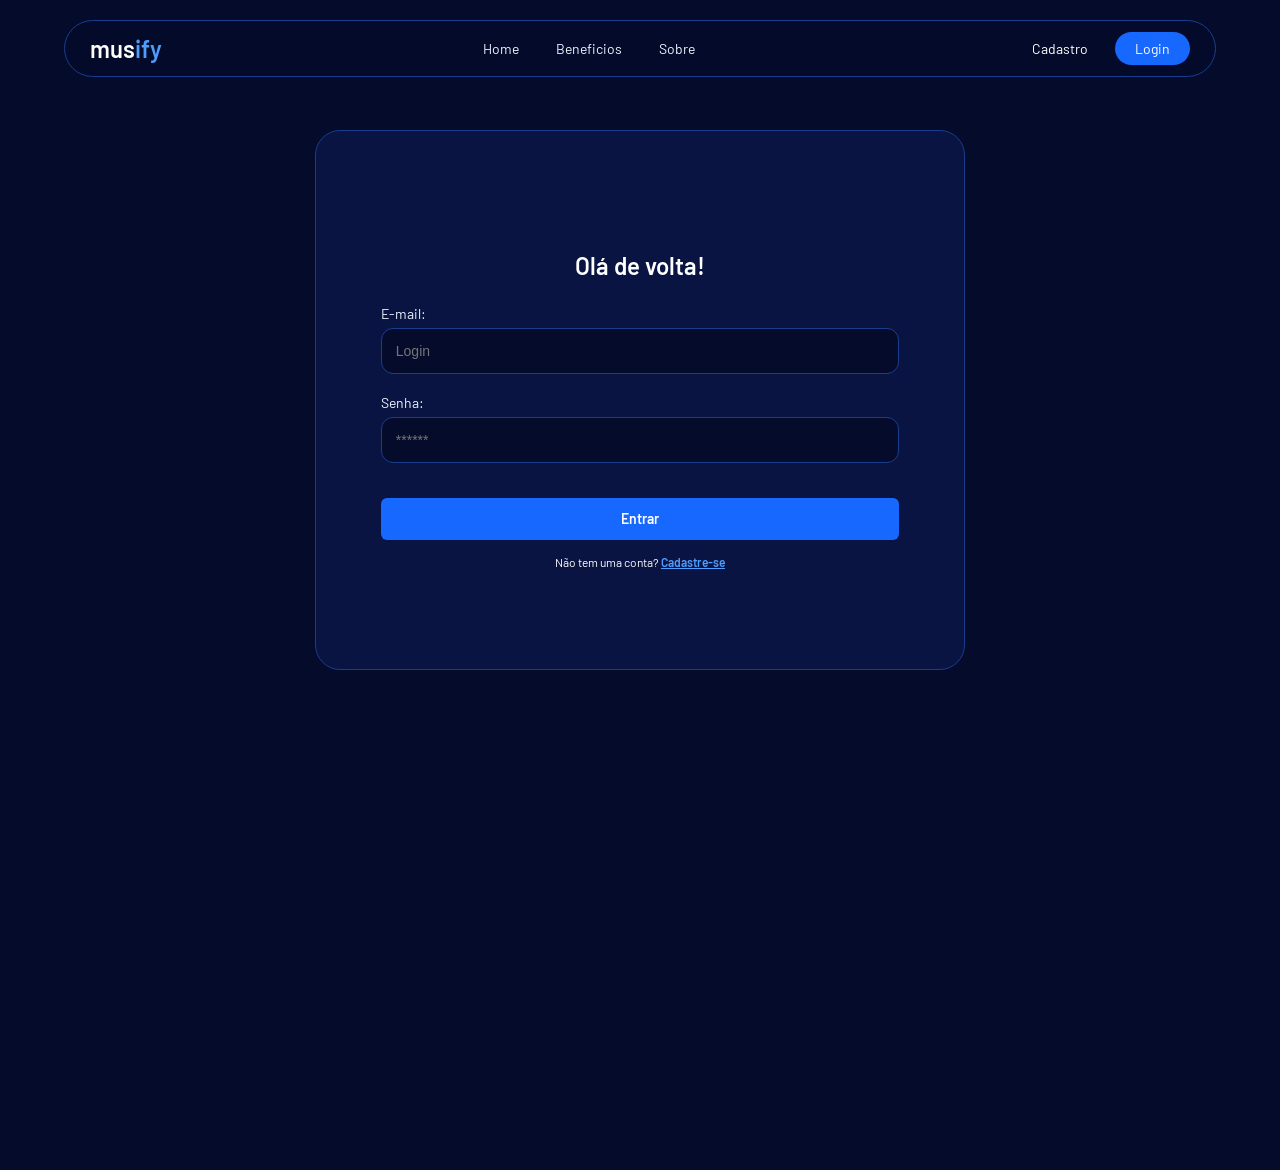
<file: public/dashboard-adm/quizz.html>
<!DOCTYPE html>
<html lang="pt-br">

<head>
    <link rel="shortcut icon" href="../assets/icon/favicon2.ico" type="image/x-icon">
    <meta charset="UTF-8">
    <meta http-equiv="X-UA-Compatible" content="IE=edge">
    <meta name="viewport" content="width=device-width, initial-scale=1.0">
    <title>AquaTech | Tempo Real</title>


    <link rel="stylesheet" href="./../css/dashboards.css">
    <link rel="stylesheet" href="./../css/style.css" />

    <script src="../js/sessao.js"></script>
    <script src="../js/alerta.js"></script>
    <link rel="preconnect" href="https://fonts.gstatic.com">
    <link
        href="https://fonts.googleapis.com/css2?family=Exo+2:ital,wght@0,100;0,200;0,300;0,400;0,500;0,600;0,700;0,800;0,900;1,100;1,200;1,300;1,400;1,500;1,600;1,700;1,800;1,900&display=swap"
        rel="stylesheet">
</head>

<body onload="validarSessaoAdm(),onloadEsconder()">

    <div class="janela">


        <!-- inicio nav -->
        <div class="header-left dash-header">

            <h1>Musify</h1>

            <div class="hello">
                <h3>Olá, <span id="b_usuario">usuário</span>!</h3>
            </div>

            <div class="btn-nav-white">
                <a href="./cards.html">
                    <h3>Dashboard</h3>
                </a>
            </div>

            <div class="btn-nav-white">
                <a href="./ranking.html">
                    <h3>Ranking Geral</h3>
                </a>
            </div>

            <div class="btn-nav">
                <a href="./quizz.html">
                    <h3>Quizzes</h3>
                </a>
            </div>

            <div class="btn-nav-white">
                <a href="./mural.html">
                    <h3>Mural de Avisos</h3>
                </a>
            </div>
            <div class="codigoIndicacao">
                <span class="titulo">Seu código de indicação</span>
                <div class="codigo">
                    <span id="b_codigoIndicacao">MUSI20000</span>
                </div>
            </div>

            <div class="btn-logout" onclick="limparSessao()">
                <h3>Sair</h3>
            </div>

        </div>
        <!-- Fim nav -->

        <!-- Inicio do quiz -->
        <div class="dash">
            <div class="containerQuiz">

                <div id="pontuacaoEJogo">

                    <div id="div_cardIniciar">
                        <img src="https://s2-g1.glbimg.com/L0W-icHmpZwrCU0RrVCBxegcf6k=/0x0:3995x2664/984x0/smart/filters:strip_icc()/i.s3.glbimg.com/v1/AUTH_59edd422c0c84a879bd37670ae4f538a/internal_photos/bs/2023/7/9/bHqciyToeKetWfdiynsg/2-1-.jpg"
                            alt="">
                        <button id="btnIniciarQuiz" onclick="iniciarQuiz()">INICIAR QUIZ</button>
                    </div>

                    <div id="pontuacao" class="flex-colunar width-fit-content border-primary">
                        <div id="pontuacaoDuranteJogo" class="flex-colunar padding-8">
                            <span class="width-fit-content">Quantidade de acertos: <span id="spanCertas"></span></span>
                            <span class="width-fit-content">Quantidade de erros: <span id="spanErradas"></span></span>
                        </div>
                        <div id="pontuacaoFinalJogo" class="flex-colunar padding-8">
                            <span id="pontuacaoFinal" class="width-fit-content">Pontuação Final:
                                <span id="spanPontuacaoFinal">***</span>
                            </span>
                            <span id="msgFinal" class="width-fit-content">***</span>
                        </div>
                    </div>

                    <div id="jogo" class="width-fit-content flex-colunar border-secondary">

                        <div id="infoQuestao" class="padding-8 display">
                            <span>Questão atual: <span id="spanNumeroDaQuestaoAtual"></span> de <span
                                    id="qtdQuestoes"></span>
                                questões.</span>
                        </div>

                        <div id="perguntaDaQuestaoAtual" class="padding-8 display">
                            <span id="spanQuestaoExibida" class="text-bold"></span>
                        </div>

                        <div id="infoAlternativas" class="padding-8">
                            <span><em>Escolha uma opção dentre as abaixo:</em></span>
                        </div>

                        <div id="opcoes" class="flex-colunar padding-8">
                            <span>
                                <input type="radio" id="primeiraOpcao" name="option" class="radio"
                                    value="alternativaA" />
                                <label for="primeiraOpcao" class="option" id="labelOpcaoUm"></label>
                            </span>
                            <span>
                                <input type="radio" id="segundaOpcao" name="option" class="radio"
                                    value="alternativaB" />
                                <label for="segundaOpcao" class="option" id="labelOpcaoDois"></label>
                            </span>
                            <span>
                                <input type="radio" id="terceiraOpcao" name="option" class="radio"
                                    value="alternativaC" />
                                <label for="terceiraOpcao" class="option" id="labelOpcaoTres"></label>
                            </span>
                            <span>
                                <input type="radio" id="quartaOpcao" name="option" class="radio" value="alternativaD" />
                                <label for="quartaOpcao" class="option" id="labelOpcaoQuatro"></label>
                            </span>
                        </div>

                        <div id="botoes" class="flex-colunar padding-8">
                            <button onclick="submeter()" id="btnSubmeter">Submeter resposta</button>
                            <button onclick="avancar()" id="btnProx" disabled>Avançar para próxima questão</button>
                            <!-- <button onclick="finalizar()" id="btnConcluir" disabled>Finalizar Quiz</button> -->
                            <button onclick="tentarNovamente()" id="btnTentarNovamente" disabled>Tentar
                                novamente</button>
                        </div>

                    </div>
                </div>




            </div>
        </div>
        <!-- fim do quiz -->

    </div>

</body>

<script>

    const listaDeQuestoes = [

        // ---------- PERCEPÇÃO AUDITIVA ----------
        {
            area: "Percepção auditiva",
            pergunta: "Comparado a um som grave, um som agudo tem frequência:",
            alternativaA: "Maior, com mais vibrações por segundo",
            alternativaB: "Menor, com menos vibrações por segundo",
            alternativaC: "Igual, o que muda é só o volume",
            alternativaD: "Depende apenas do instrumento",
            alternativaCorreta: "alternativaA"
        },
        {
            area: "Percepção auditiva",
            pergunta: "Duas pessoas cantam a mesma nota, com o mesmo volume. O que permite reconhecer qual voz é de quem?",
            alternativaA: "A duração da nota",
            alternativaB: "A intensidade",
            alternativaC: "O timbre",
            alternativaD: "O compasso",
            alternativaCorreta: "alternativaC"
        },
        {
            area: "Percepção auditiva",
            pergunta: "O que pode acontecer com quem ouve música em volume alto por muito tempo?",
            alternativaA: "O ouvido fica cada vez mais sensível",
            alternativaB: "Fadiga auditiva e, com a repetição, perda de audição",
            alternativaC: "Nada, o ouvido sempre se acostuma sem danos",
            alternativaD: "Só a visão é afetada",
            alternativaCorreta: "alternativaB"
        },

        // ---------- TEORIA MUSICAL ----------
        {
            area: "Teoria musical",
            pergunta: "Qual sequência apresenta as sete notas musicais na ordem correta?",
            alternativaA: "Dó, Mi, Ré, Fá, Lá, Sol, Si",
            alternativaB: "Dó, Ré, Fá, Mi, Sol, Si, Lá",
            alternativaC: "Si, Lá, Dó, Sol, Fá, Ré, Mi",
            alternativaD: "Dó, Ré, Mi, Fá, Sol, Lá, Si",
            alternativaCorreta: "alternativaD"
        },
        {
            area: "Teoria musical",
            pergunta: "Em um teclado, qual nota fica logo à esquerda do grupo de duas teclas pretas?",
            alternativaA: "Fá",
            alternativaB: "Dó",
            alternativaC: "Sol",
            alternativaD: "Lá",
            alternativaCorreta: "alternativaB"
        },
        {
            area: "Teoria musical",
            pergunta: "O que o sustenido (#) faz com uma nota?",
            alternativaA: "Abaixa a nota em meio tom",
            alternativaB: "Dobra a duração da nota",
            alternativaC: "Sobe a nota em meio tom",
            alternativaD: "Aumenta o volume da nota",
            alternativaCorreta: "alternativaC"
        },

        // ---------- RITMO ----------
        {
            area: "Ritmo",
            pergunta: "Uma música a 60 BPM e outra a 120 BPM. Qual delas é mais rápida?",
            alternativaA: "A de 120 BPM, com o dobro de batidas por minuto",
            alternativaB: "A de 60 BPM",
            alternativaC: "As duas têm a mesma velocidade",
            alternativaD: "Depende do instrumento que toca",
            alternativaCorreta: "alternativaA"
        },
        {
            area: "Ritmo",
            pergunta: "Em um compasso 4/4, quantas semínimas cabem em um compasso?",
            alternativaA: "2",
            alternativaB: "3",
            alternativaC: "8",
            alternativaD: "4",
            alternativaCorreta: "alternativaD"
        },
        {
            area: "Ritmo",
            pergunta: "Na partitura, o que é uma pausa?",
            alternativaA: "Um acorde mais longo que os outros",
            alternativaB: "O sinal de fim da música",
            alternativaC: "Um sinal de silêncio, que também tem duração definida",
            alternativaD: "Uma nota tocada mais forte",
            alternativaCorreta: "alternativaC"
        },

        // ---------- HARMONIA ----------
        {
            area: "Harmonia",
            pergunta: "Quais notas formam o acorde de Dó maior?",
            alternativaA: "Dó, Mi e Sol",
            alternativaB: "Dó, Ré e Mi",
            alternativaC: "Dó, Fá e Lá",
            alternativaD: "Dó, Sol e Si",
            alternativaCorreta: "alternativaA"
        },
        {
            area: "Harmonia",
            pergunta: "Em geral, qual tipo de acorde costuma soar mais triste ou introspectivo?",
            alternativaA: "Maior",
            alternativaB: "Menor",
            alternativaC: "Nenhum, todos soam iguais",
            alternativaD: "Só os acordes tocados rápido",
            alternativaCorreta: "alternativaB"
        },
        {
            area: "Harmonia",
            pergunta: "Qual é a diferença entre melodia e harmonia?",
            alternativaA: "Melodia é a parte mais lenta, e harmonia é a mais rápida",
            alternativaB: "Melodia é só a letra, e harmonia é só o instrumento",
            alternativaC: "As duas são a mesma coisa com nomes diferentes",
            alternativaD: "Melodia é a sequência de notas que cantamos, e harmonia são notas tocadas juntas",
            alternativaCorreta: "alternativaD"
        },

        // ---------- MÚSICA E MENTE ----------
        {
            area: "Música e mente",
            pergunta: "O que acontece no cérebro de quem toca um instrumento?",
            alternativaA: "Só a audição é ativada",
            alternativaB: "Apenas a área da fala trabalha",
            alternativaC: "Audição, movimento, visão e memória trabalham ao mesmo tempo",
            alternativaD: "O cérebro descansa, porque tocar é automático",
            alternativaCorreta: "alternativaC"
        },
        {
            area: "Música e mente",
            pergunta: "Ao ouvir uma música de que gosta muito, o cérebro pode liberar qual substância, ligada ao prazer e à recompensa?",
            alternativaA: "Melatonina",
            alternativaB: "Insulina",
            alternativaC: "Hemoglobina",
            alternativaD: "Dopamina",
            alternativaCorreta: "alternativaD"
        },
        {
            area: "Música e mente",
            pergunta: "Por que uma música antiga pode trazer de volta uma lembrança de um lugar ou de um momento?",
            alternativaA: "O cérebro associa os sons a momentos e emoções que vivemos",
            alternativaB: "O ouvido guarda uma cópia da música",
            alternativaC: "Músicas antigas têm mais frequências graves",
            alternativaD: "A música apaga as outras lembranças",
            alternativaCorreta: "alternativaA"
        }
    ];

    // armazena os acertos de cada área por nome (uso dos nomes exatos do CHECK do banco)
    let acertosPorArea = {
        'Percepção auditiva': 0,
        'Teoria musical': 0,
        'Ritmo': 0,
        'Harmonia': 0,
        'Música e mente': 0
    };

    // variáveis globais    
    let numeroDaQuestaoAtual = 0
    let pontuacaoFinal = 0
    let tentativaIncorreta = 0
    let certas = 0
    let erradas = 0
    let quantidadeDeQuestoes = listaDeQuestoes.length

    
    // let isUltima = numeroDaQuestaoAtual == quantidadeDeQuestoes-1 ? true : false

    function onloadEsconder() {
        document.getElementById('pontuacao').style.display = "none"
        document.getElementById('jogo').style.display = "none"
    }

    function iniciarQuiz() {
        document.getElementById('pontuacao').style.display = "flex"
        document.getElementById('jogo').style.display = "flex"
        document.getElementById('btnIniciarQuiz').style.display = "none"
        div_cardIniciar.innerHTML = '';

        document.getElementById('qtdQuestoes').innerHTML = quantidadeDeQuestoes

        preencherHTMLcomQuestaoAtual(0)

        btnSubmeter.disabled = false
        btnProx.disabled = true
        // btnConcluir.disabled = true
        btnTentarNovamente.disabled = true

        // limpa a contagem por área
        acertosPorArea = {
            'Percepção auditiva': 0,
            'Teoria musical': 0,
            'Ritmo': 0,
            'Harmonia': 0,
            'Música e mente': 0
        };
    }

    function preencherHTMLcomQuestaoAtual(index) {
        habilitarAlternativas(true)
        const questaoAtual = listaDeQuestoes[index]
        numeroDaQuestaoAtual = index
        console.log("questaoAtual")
        console.log(questaoAtual)
        document.getElementById("spanNumeroDaQuestaoAtual").innerHTML = Number(index) + 1 // ajustando porque o index começa em 0
        document.getElementById("spanQuestaoExibida").innerHTML = questaoAtual.pergunta;
        document.getElementById("labelOpcaoUm").innerHTML = questaoAtual.alternativaA;
        document.getElementById("labelOpcaoDois").innerHTML = questaoAtual.alternativaB;
        document.getElementById("labelOpcaoTres").innerHTML = questaoAtual.alternativaC;
        document.getElementById("labelOpcaoQuatro").innerHTML = questaoAtual.alternativaD;
    }

    function submeter() {
        const options = document.getElementsByName("option"); // recupera alternativas no html

        let hasChecked = false
        for (let i = 0; i < options.length; i++) {
            if (options[i].checked) {
                hasChecked = true
                break
            }
        }

        if (!hasChecked) {
            alert("Não há alternativas escolhidas. Escolha uma opção.")
        } else {
            btnSubmeter.disabled = true
            btnProx.disabled = false

            habilitarAlternativas(false)

            checarResposta()
        }
    }

    function habilitarAlternativas(trueOrFalse) {
        let opcaoEscolhida = trueOrFalse ? false : true

        primeiraOpcao.disabled = opcaoEscolhida
        segundaOpcao.disabled = opcaoEscolhida
        terceiraOpcao.disabled = opcaoEscolhida
        quartaOpcao.disabled = opcaoEscolhida

    }

    function avancar() {
        btnProx.disabled = true
        btnSubmeter.disabled = false

        desmarcarRadioButtons()

        if (numeroDaQuestaoAtual < quantidadeDeQuestoes - 1) {
            preencherHTMLcomQuestaoAtual(numeroDaQuestaoAtual)
        } else if (numeroDaQuestaoAtual == quantidadeDeQuestoes - 1) {
            alert("Atenção... a próxima é a ultima questão!")
            preencherHTMLcomQuestaoAtual(numeroDaQuestaoAtual)
        } else {
            finalizarJogo()
        }
        limparCoresBackgroundOpcoes()
    }

    function tentarNovamente() {
        // atualiza a página
        window.location.reload()
    }

    function checarResposta() {
        const questaoAtual = listaDeQuestoes[numeroDaQuestaoAtual] // questão atual 
        const respostaQuestaoAtual = questaoAtual.alternativaCorreta // qual é a resposta correta da questão atual

        const options = document.getElementsByName("option"); // recupera alternativas no html

        let alternativaCorreta = null // variável para armazenar a alternativa correta

        options.forEach((option) => {
            if (option.value === respostaQuestaoAtual) {
                console.log("alternativaCorreta está no componente: " + alternativaCorreta)
                alternativaCorreta = option.labels[0].id
            }
        })

        // verifica se resposta assinalada é correta
        options.forEach((option) => {
                if (option.checked === true && option.value === respostaQuestaoAtual) {
                document.getElementById(alternativaCorreta).classList.add("text-success-with-bg")
                pontuacaoFinal++
                certas++
                // contabiliza acerto por área
                if (acertosPorArea[questaoAtual.area] !== undefined) {
                    acertosPorArea[questaoAtual.area]++;
                }
                document.getElementById("spanCertas").innerHTML = certas
                numeroDaQuestaoAtual++
            } else if (option.checked && option.value !== respostaQuestaoAtual) {
                const wrongLabelId = option.labels[0].id

                document.getElementById(wrongLabelId).classList.add("text-danger-with-bg")
                document.getElementById(alternativaCorreta).classList.add("text-success-with-bg")
                tentativaIncorreta++
                erradas++
                document.getElementById("spanErradas").innerHTML = erradas
                numeroDaQuestaoAtual++
            }
        })
    }

    function limparCoresBackgroundOpcoes() {
        const options = document.getElementsByName("option");
        options.forEach((option) => {
            document.getElementById(option.labels[0].id).classList.remove("text-danger-with-bg")
            document.getElementById(option.labels[0].id).classList.remove("text-success-with-bg")
        })
    }

    function desmarcarRadioButtons() {
        const options = document.getElementsByName("option");
        for (let i = 0; i < options.length; i++) {
            options[i].checked = false;
        }
    }

    function finalizarJogo() {
        let textoParaMensagemFinal = null
        let classComCoresParaMensagemFinal = null
        const porcentagemFinalDeAcertos = pontuacaoFinal / quantidadeDeQuestoes

        if (porcentagemFinalDeAcertos <= 0.3) {
            textoParaMensagemFinal = "Parece que você não estudou..."
            classComCoresParaMensagemFinal = "text-danger-with-bg"
        }
        else if (porcentagemFinalDeAcertos > 0.3 && porcentagemFinalDeAcertos < 0.9) {
            textoParaMensagemFinal = "Pode melhorar na próxima, hein!"
            classComCoresParaMensagemFinal = "text-warning-with-bg"
        }
        else if (porcentagemFinalDeAcertos >= 0.9) {
            textoParaMensagemFinal = "Uau, parabéns!"
            classComCoresParaMensagemFinal = "text-success-with-bg"
        }

        textoParaMensagemFinal += "<br> Você acertou " + Math.round((porcentagemFinalDeAcertos) * 100) + "% das questões."


        document.getElementById('msgFinal').innerHTML = textoParaMensagemFinal
        document.getElementById('msgFinal').classList.add(classComCoresParaMensagemFinal)
        document.getElementById('spanPontuacaoFinal').innerHTML = pontuacaoFinal

        document.getElementById('jogo').classList.add("text-new-gray")

        btnProx.disabled = true
        btnSubmeter.disabled = true
        // btnConcluir.disabled = true
        btnTentarNovamente.disabled = false

        // Inserindo os registros do quiz no banco
        cadastrarQuiz();

        // a inserção dos acertos por área será feita após receber o id da tentativa

    }

    function cadastrarQuiz() {
        // Enviando o valor da nova input
        fetch("/quiz/cadastrarQuiz", {
            method: "POST",
            headers: {
                "Content-Type": "application/json",
            },
            body: JSON.stringify({
                // crie um atributo que recebe o valor recuperado aqui

                fkUsuarioServer: sessionStorage.ID_USUARIO
            }),
        })
            .then(function (resposta) {
                console.log("resposta: ", resposta);

                if (resposta.ok) {

                    resposta.json().then(json => {
                        console.log(json);
                        console.log(JSON.stringify(json));
                        sessionStorage.ID_QUIZ = json.insertId;

                        // após receber o id da tentativa, enviar os acertos por área
                        enviarAcertosPorArea(json.insertId);
                    });


                } else {
                    throw "Houve um erro ao tentar inserir o quiz!";

                }
            })
            .catch(function (resposta) {
                console.log(`#ERRO: ${resposta}`);
                console.log(sessionStorage.ID_USUARIO)
            });

        return false;
    }

    function enviarAcertosPorArea(idTentativa) {
        // transforma o objeto em array de {area, qtdAcertos}
        const lista = Object.keys(acertosPorArea).map(area => ({ area: area, qtdAcertos: acertosPorArea[area] }));

        fetch("/quiz/inserirRespostas", {
            method: "POST",
            headers: {
                "Content-Type": "application/json",
            },
            body: JSON.stringify({
                fkTentativaServer: idTentativa,
                acertosServer: lista
            }),
        })
            .then(function (resposta) {
                if (resposta.ok) {
                    console.log("Acertos enviados com sucesso");
                } else {
                    resposta.text().then(t => console.error("Erro ao enviar acertos:", t));
                }
            })
            .catch(function (erro) {
                console.error("Erro no fetch inserirRespostas:", erro);
            });
    }
</script>

</html>
</file>
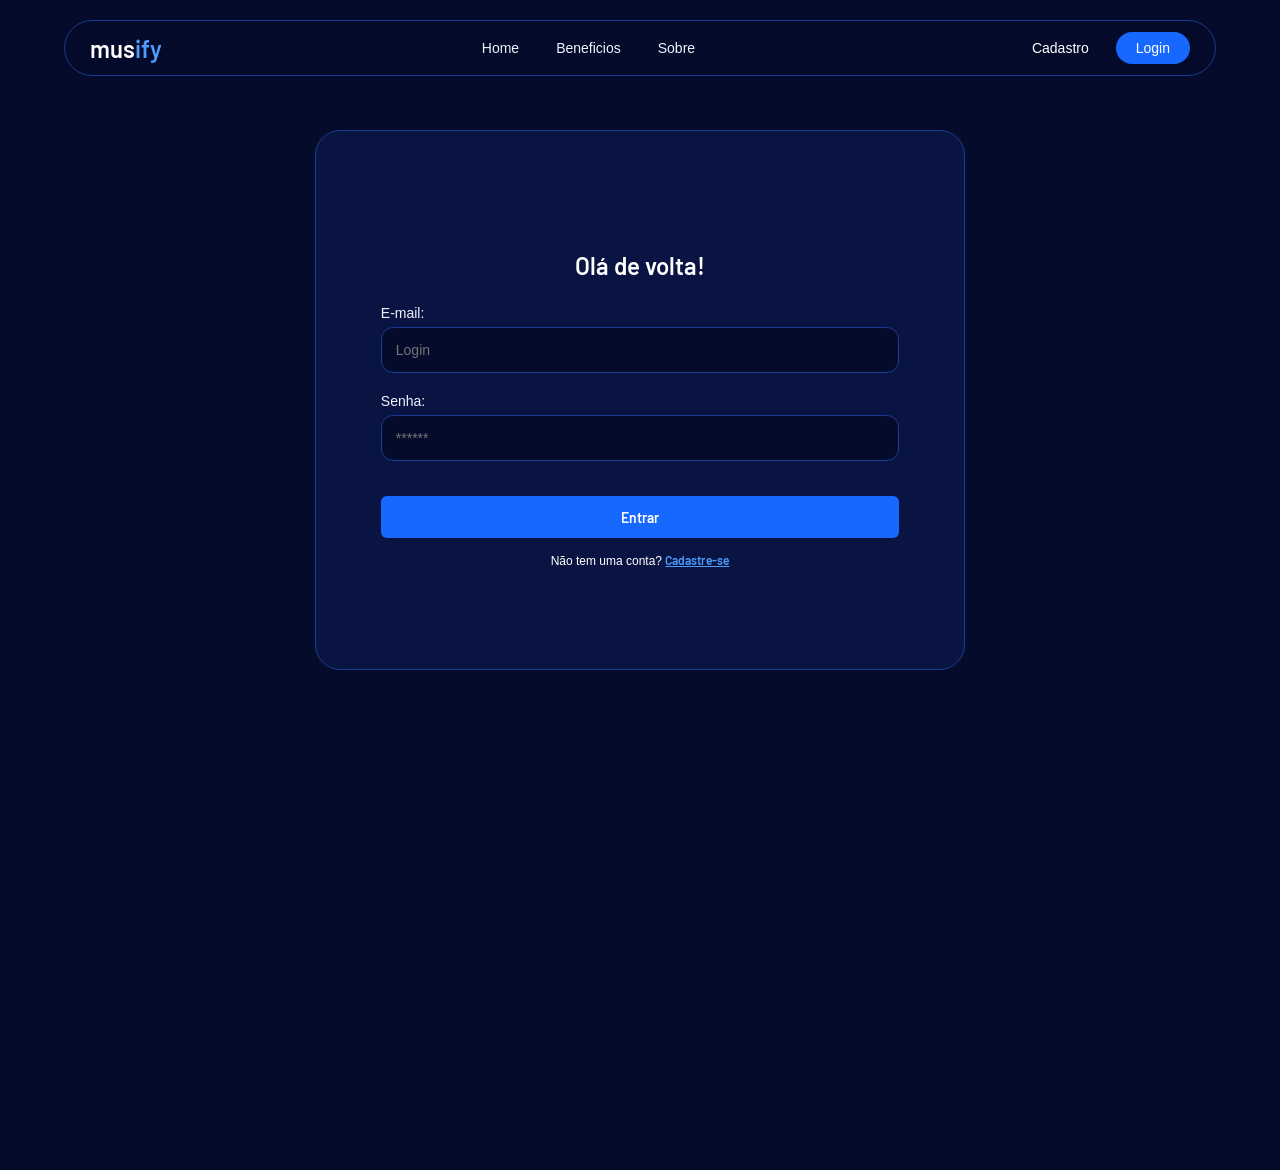
<file: public/dashboard-adm/ranking.html>
<!DOCTYPE html>
<html lang="pt-br">

<head>
    <link rel="shortcut icon" href="../assets/icon/favicon2.ico" type="image/x-icon">
    <meta charset="UTF-8">
    <meta http-equiv="X-UA-Compatible" content="IE=edge">
    <meta name="viewport" content="width=device-width, initial-scale=1.0">
    <title>Musify | Ranking</title>

    <link rel="stylesheet" href="./../css/dashboards.css">
    <script src="../js/sessao.js"></script>
</head>

<body onload="validarSessao(), listarRanking()">

    <div class="janela">


        <!-- inicio nav -->
        <div class="header-left dash-header">

            <h1>Musify</h1>

            <div class="hello">
                <h3>Olá, <span id="b_usuario">usuário</span>!</h3>
            </div>

            <div class="btn-nav-white">
                <a href="./cards.html">
                    <h3>Dashboard</h3>
                </a>
            </div>

            <div class="btn-nav">
                <a href="./ranking.html">
                    <h3>Ranking Geral</h3>
                </a>
            </div>

            <div class="btn-nav-white">
                <a href="./quizz.html">
                    <h3>Quizzes</h3>
                </a>
            </div>

            <div class="btn-nav-white">
                <a href="./mural.html">
                    <h3>Mural de Avisos</h3>
                </a>
            </div>
            <div class="codigoIndicacao">
                <span class="titulo">Seu código de indicação</span>
                <div class="codigo">
                    <span id="b_codigoIndicacao">MUSI20000</span>
                </div>
            </div>

            <div class="btn-logout" onclick="limparSessao()">
                <h3>Sair</h3>
            </div>

        </div>
        <!-- Fim nav -->

        <div class="dash">
            <h1 class="tituloRanking">Ranking de indicações</h1>
            <p class="subtituloRanking">Os 30 usuários que mais indicaram amigos para o Musify.</p>

            <table class="tabelaRanking">
                <thead>
                    <tr>
                        <th class="posicao">#</th>
                        <th>Nome</th>
                        <th>Toca instrumento</th>
                        <th>Gênero favorito</th>
                        <th>Indicações</th>
                        <th>Quizzes realizados</th>
                    </tr>
                </thead>
                <tbody id="corpoRanking">

                </tbody>
            </table>

            <p id="msgVazio" class="subtituloRanking" hidden>Nenhuma indicação registrada ainda.</p>
        </div>

    </div>

</body>

<script>

    document.getElementById("b_usuario").textContent = sessionStorage.NOME_USUARIO;

    // Busca o ranking na API
    function listarRanking() {
        fetch("/avisos/listarIndicacao").then(function (resposta) {

            if (resposta.status == 204) {
                document.getElementById("msgVazio").hidden = false;
                return;
            }

            if (!resposta.ok) {
                throw "Houve um erro na API! Código: " + resposta.status;
            }

            resposta.json().then(function (lista) {
                console.log("Dados recebidos: ", JSON.stringify(lista));
                exibirRanking(lista);
            });

        }).catch(function (erro) {
            console.error(erro);
        });
    }

    // Monta a tabela. Para testar sem a API, chame no console do navegador:
    // exibirRanking([{ id: 1, nome: "Ana Lima", tocaInstrumento: 1, generoFav: "Rock", totalIndicacoes: 5, diasNaPlataforma: 40 }])

    function exibirRanking(lista) {
        var linhas = "";

        for (let i = 0; i < lista.length; i++) {
            var usuario = lista[i];

            // classes da linha: top 3 e usuário logado
            var classe = "";
            if (i < 3) {
                classe = "top3";
            }
            if (usuario.id == sessionStorage.ID_USUARIO) {
                classe += " meuRanking";
            }

            // 1 vira "Sim", 0 vira "Não"
            var toca = usuario.tocaInstrumento == 1 ? "Sim" : "Não";

            linhas += `
                <tr class="${classe}">
                    <td class="posicao">${i + 1}</td>
                    <td>${usuario.username}</td>
                    <td>${toca}</td>
                    <td>${usuario.generoFav}</td>
                    <td>${usuario.qtdIndicacoes}</td>
                    <td>${usuario.qtdQuizzes}</td>
                </tr>
            `;
        }

        document.getElementById("corpoRanking").innerHTML = linhas;
    }

</script>

</html>
</file>
<file: public/css/style.css>
@import url('https://fonts.googleapis.com/css2?family=Barlow:ital,wght@0,100;0,200;0,300;0,400;0,500;0,600;0,700;0,800;0,900;1,100;1,200;1,300;1,400;1,500;1,600;1,700;1,800;1,900&display=swap');

:root {
  --azul: #1768ff;          /* botões e destaques sobre fundo claro */
  --azul-claro: #4d9dff;    /* destaques sobre fundo escuro, logo */
  --azul-escuro: #0f3f9e;   /* item ativo do menu, hover */
  --fundo: #050b2a;         /* fundo escuro principal */
  --fundo2: #0a1442;        /* cards sobre fundo escuro */
  --fundo3: #10206a;        /* opções e campos em destaque */
  --borda: #1a3d8f;
  --claro: #e8eef9;         /* seções claras */
  --claro2: #f4f7fc;
  --texto-escuro: #06103a;
  --texto-suave: #9db0d8;

  --tamanho-header: 80px;
  --tamanho-banner: calc(100vh - var(--tamanho-header) - var(--tamanho-footer) - 2px);
  --tamanho-simulador: calc(100vh - var(--tamanho-header) - var(--tamanho-footer) - 2px);
  --tamanho-login: calc(100vh - var(--tamanho-header) - var(--tamanho-footer) - 2px);
  --tamanho-footer: 65px;
}

body {
  margin: 0;
  padding: 0;
  font-family: 'Barlow', 'Segoe UI', Tahoma, Geneva, Verdana, sans-serif;
  background-color: var(--claro);
  height: 100vh;
}

.container {
  display: flex;
  width: 80%;
  margin: auto;
}

.padding-header {
  position: fixed;
  top: 20px;
  left: 0;
  width: 100%;
  display: flex;
  justify-content: center;
  z-index: 10;
}

.header {
  display: flex;
  align-items: center;
  justify-content: space-between;
  width: 90%;
  max-width: 1100px;
  padding: 10px 25px;
  background-color: rgba(5, 12, 43, 0.85);
  border: 1px solid var(--borda);
  border-radius: 50px;
}

/* logo */
.titulo {
  margin: 0;
  font-size: 24px;
  font-weight: 600;
  color: #fff;
}

.titulo span {
  color: var(--azul-claro);
}

/* links do meio */
.navbar {
  display: flex;
  gap: 5px;
  margin: 0;
  padding: 0;
  list-style: none;
}

.navbar a {
  display: block;
  padding: 8px 16px;
  border-radius: 50px;
  color: #eef3ff;
  text-decoration: none;
  font-size: 14px;
}

.navbar a:hover,
.agora a {
  background-color: var(--azul-escuro);
}

/* botões da direita */
.btnheader {
  display: flex;
  align-items: center;
  gap: 10px;
}

.btnheader a {
  color: #fff;
  text-decoration: none;
  font-size: 14px;
}

#btnCadastro {
  padding: 8px 16px;
  border: 1px solid transparent;
  border-radius: 50px;
}

#btnCadastro:hover {
  border-color: var(--azul);
}

.header .btnAzul {
  padding: 8px 20px;
}

.header .btnAzul:hover {
  filter: brightness(1.2);
}

/* BANNER */

.banner {
  height: var(--tamanho-banner);
  color: white;
  background-image: url('../assets/img-teclado/background-main.png');
  background-size: cover;
  height: 100vh;
}

.banner .container {
  display: flex;
  flex-direction: column;
  justify-content: center;
  align-items: left;
  height: 100%;
  gap: 3vh;
}

.banner .container h3 {
  width: 50%;
  margin: 0;
  padding: 0;
  font-size: 36px;
}

.banner .container p {
  width: 50%;
  margin: 0;
  padding: 0;
  font-size: 15px;
}

.banner .container span {
  font-weight: 800;
}

.btnBanner {
  display: flex;
  gap: 16px; /* espaço entre os botões do banner */
}

.btnBanner a {
  text-decoration: none;
  color: #fff;
}

/* Estilização padrão dos botões */
.btnAzul {
  background-color: var(--azul);
  padding: 1vh 3vh 1vh 3vh;
  border-radius: 2vh;
}

.btnBanner .btnAzul {
  display: inline-block; /* garante que o link ocupe a área */
}

.btnBanner .btnAzul:hover {
  filter: brightness(1.12);
}

.btnTransparente {
  border: solid 1px var(--azul);
  padding: 1vh 3vh 1vh 3vh;
  border-radius: 3vh;
}

.btnBanner .btnTransparente {
  display: inline-block;
}

.btnBanner .btnTransparente:hover {
  background-color: var(--azul);
  color: #fff;
  filter: brightness(1.05);
  border-color: transparent;
}

/* A MÚSICA NA NOSSA VIDA + CHAMADA DO DASHBOARD */

.social {
  background-color: var(--claro);
  color: var(--texto-escuro);
  display: flex;
  min-height: 80vh;
}

.social .container {
  display: flex;
  flex-direction: column;
  justify-content: center;
  gap: 10vh;
}

.texto {
  width: 60%;
}

.textoAzul {
  color: var(--azul);
}

.social .container .boxes {
  display: flex;
  gap: 30px;
  width: 100%;
  padding: 30px 0;
}

/* números em destaque */
.box {
  flex: 1;
  display: flex;
  flex-direction: column;
}

.box b {
  font-size: 35px;
  font-weight: 600;
  line-height: 1;
  color: var(--azul);
  text-align: center;
}

.box h4 {
  
  font-size: 15px;
  text-align: center;

}



/* IMPACTO DA MÚSICA */

.impactoMusica {
  background-color: var(--fundo);
  color: #fff;
  height: 80vh;
  display: flex;
}

.impactoMusica .container {
  flex-direction: column;
  justify-content: center;
  gap: 60px;
  padding: 60px 0;
}

.impactoMusica h1 {
  width: 60%;
  margin: 0 0 10px 0;
  font-size: 36px;
}

.impactoMusica h1 .textoAzul {
  color: var(--azul-claro);
  font-size: inherit;
}

.impactoMusica span {
  font-size: 13px;
  color: var(--texto-suave);
}

/* card com os 4 tópicos */
.cardTopicos {
  display: grid;
  grid-template-columns: repeat(4, minmax(0, 1fr));
  gap: 30px;
  width: 100%;
}

.topico {
  display: flex;
  flex-direction: column;
  justify-content: flex-start;
  min-height: 170px;
  padding: 35px 25px;
  box-sizing: border-box;

  background-color: var(--fundo);
  border: 1px solid var(--borda);
  border-radius: 35px;
}

.topicoTitulo {
  display: flex;
  align-items: center;
  margin-bottom: 25px;
}

.topicoTitulo h4 {
  margin: 0;
  font-size: 18px;
  font-weight: 600;
  color: var(--azul-claro);
}

.topico p {
  margin: 0;
  font-size: 15px;
  line-height: 1.4;
  color: #e8eef9;
}

/* BENEFÍCIOS DA MÚSICA */

.beneficiosMusica {
  background-color: var(--fundo);
  color: #fff;
  display: flex;
}

.beneficiosMusica .container {
  flex-direction: column;
  gap: 60px;
  padding: 60px 0;
}

.beneficiosMusica h1 {
  margin: 0 0 10px 0;
  font-size: 32px;
  font-weight: 500;
}

.beneficiosMusica p {
  margin: 0;
  font-size: 13px;
  color: var(--texto-suave);
}

.beneficiosMusica .btnAzul {
  display: inline-block;
  margin-top: 30px;
  padding: 12px 30px;
  border-radius: 50px;
  color: #fff;
  font-size: 15px;
  text-decoration: none;
}

.beneficiosMusica .btnAzul:hover {
  filter: brightness(1.2);
}


/* TRANSFORME CURIOSIDADE EM EVOLUÇÃO */

.divisaoTexto {
  display: flex;
  flex-direction: row;
  align-items: center;
  width: 80%;
  margin: auto;
  padding: 60px 0;
  gap: 70px;
}

.divisaoTexto .container {
  width: 50%;
  margin: 0;
}

.divisaoTexto .texto {
  width: 100%;
}

.divisaoTexto p {
  margin: 0 0 14px 0;
  line-height: 1.6;
}

.divisaoTexto img {
  width: 45%;
  height: auto;
  border-radius: 12px;
  border: 1px solid var(--borda);
}

/* FOOTER */

.footer {
  background-color: var(--claro);
  height: 150px;
  color: #fff;
  display: flex;
  font-size: 15px;
}

.footer .container {
  display: flex;
  justify-content: space-between;
  text-align: left;
}

.logoFooter {
  width: 25%;
  color: var(--texto-escuro);
}

.linksFooter,
.ctaFooter {
  display: flex;
  flex-direction: column;
}

.linksFooter a,
.ctaFooter a {
  text-decoration: none;
  color: var(--texto-escuro);
}

.tituloFooter {
  color: var(--azul);
  font-weight: 700;
}

.footer .container .version {
  font-size: 12px;
}

/* LOGIN */

.login {
  background-color: var(--fundo);
  min-height: 130vh;
}

.login .container {
  align-items: stretch;
  justify-content: center;
  padding: 130px 0 60px 0;
  width: 75%;
  max-width: 1000px;
}

/* card branco */
.login .card {
  display: flex;
  flex-direction: column;
  align-items: center;
  justify-content: center;
  width: 50%;
  min-height: 540px;
  padding: 30px 0;
  box-sizing: border-box;
  background-color: #fff;
  color: var(--texto-escuro);
  border-radius: 10px;
}

.login .card h2 {
  width: 80%;
  font-size: 22px;
  font-weight: 600;
  margin-bottom: 20px;
}

.login .card-cadastro h2 {
  text-align: center;
  font-size: 24px;
}

/* painel com a foto */
.painel-login,
.cadastro-intro {
  flex: 1;
  display: flex;
  align-items: center;
  justify-content: center;
  background-image: url('../assets/img-teclado/background-main.png');
  background-size: cover;
  background-position: center;
}

.painel-login {
  margin-left: -50px;
  padding-left: 50px;
  border-radius: 50px 10px 10px 50px;
}

.cadastro-intro {
  padding-right: 50px;
  border-radius: 10px 0 0 10px;
}

.login .card-cadastro {
  width: 100%;
  max-width: 650px;
  background-color: var(--fundo2);
  border: 1px solid var(--borda);
  border-radius: 25px;
  color: #fff;
}

/* caixinha transparente */
.texto-login,
.cadastro-texto {
  width: 70%;
  padding: 30px;
  box-sizing: border-box;
  background-color: rgba(255, 255, 255, 0.1);
  color: #fff;
}

.texto-login h3,
.cadastro-texto h3 {
  margin: 0 0 15px 0;
  font-size: 30px;
  font-weight: 500;
}

.texto-login h3 span,
.cadastro-texto h3 span {
  color: var(--azul-claro);
}

.texto-login p,
.cadastro-texto p {
  margin: 0;
  font-size: 13px;
}

/* formulário */
.formulario {
  display: flex;
  flex-direction: column;
  width: 80%;
}

.formulario span {
  font-size: 12px;
  color: #8a9bc4;
}

.formulario input {
  border: 1px solid #d3dcf0;
  border-radius: 8px;
  padding: 12px;
  font-size: 13px;
  text-align: left;
  box-sizing: border-box;
}

.formulario .botao {
  width: 100%;
  height: 42px;
  background-color: var(--azul);
  border-radius: 6px;
  font-size: 14px;
}

.formulario .tipo_campo {
  font-size: 20px;
  font-weight: 600 !important;
}

.link-login {
  text-align: center;
  font-size: 12px;
  margin-top: 15px;
}

.link-login a {
  color: var(--azul-claro);
  font-weight: 600;
}

.campo {
  display: flex;
  flex-direction: column;
  padding: 5px 0;
}

.botao {
  cursor: pointer;
  font-family: "Barlow", sans-serif;
  border: 0;
  border-radius: 5px;
  font-weight: 600;
  font-size: 18px;
  color: #fff;
  background-color: var(--azul);
  width: 120px;
  height: 30px;
  align-self: center;
  margin-top: 20px;
}

.btn {
  font-family: "Barlow", sans-serif;
  border: 0;
  border-radius: 5px;
  font-weight: 600;
  font-size: 18px;
  padding: 10px 15px;
  color: white;
  background-color: var(--azul);
  width: 120px;
  align-self: center;
  margin-top: 5px;
}

input {
  margin-bottom: 10px;
  border: 2px solid var(--azul);
  padding: 10px;
  text-align: center;
  border-radius: 10px;
}

.loading-div {
  width: 50px;
  margin: auto;
  display: none;
}

.loading-div img {
  height: 50px;
  width: 50px;
}

#div_erros_login {
  display: none;
}

/* ALERTA DE ERRO DO FORMULÁRIO */

.alerta_erro {
  display: flex;
  justify-content: flex-end;
}

.card_erro {
  z-index: 100;
  display: none;
  background-color: #fff;
  color: black;
  width: 230px;
  position: fixed;
  border-radius: 4px;
  border: var(--azul) 3px solid;
  padding: 10px;
  margin-right: 10%;
}

.card_erro #mensagem_erro {
  font-weight: 500;
  font-size: 20px;
}

/* SIMULADOR */

.simulador {
  color: white;
}

.simulador .container {
  flex-direction: column;
  overflow: scroll;
  height: var(--tamanho-simulador);
}

/* ALERTA */

#alerta {
  position: absolute;
  right: 0;
  bottom: 0;
}

.mensagem-alarme {
  background-color: white;
  border-radius: 5px;
  width: 300px;
  height: 80px;
  margin: 10px;
  padding: 10px 0;
  display: flex;
  justify-content: space-evenly;
  align-items: center;
}

.mensagem-alarme h3 {
  font-size: 14px;
  margin: 0;
}

.mensagem-alarme .informacao {
  width: 66%;
}

.alarme-sino {
  width: 48px;
  height: 48px;
  animation-name: bell;
  animation-duration: 4s;
  background-image: url('https://cdn-icons-png.flaticon.com/512/1157/1157000.png');
  background-size: cover;
  animation-iteration-count: infinite;
}

@keyframes bell {
  0%   { transform: rotate(25deg) }
  25%  { transform: rotate(-25deg) }
  50%  { transform: rotate(25deg) }
  75%  { transform: rotate(-25deg) }
  100% { transform: rotate(25deg) }
}

/* CAMPOS DO CADASTRO */

.card-cadastro .formulario span {
  margin-bottom: 6px;
  font-size: 14px;
  color: #eef3ff;
}

/* títulos: SEUS DADOS, ACESSO... */
.card-cadastro .formulario .secao {
  margin: 20px 0 8px 0;
  font-size: 13px;
  font-weight: 700;
  letter-spacing: 2px;
  text-transform: uppercase;
  color: var(--azul-claro);
}

.card-cadastro .formulario input,
.card-cadastro select {
  padding: 14px;
  background-color: var(--fundo);
  border: 1px solid var(--borda);
  border-radius: 12px;
  color: #fff;
  font-size: 14px;
  color-scheme: dark;
}

/* botões redondos (gênero e instrumento) */
.opcoes {
  flex-direction: row;
  flex-wrap: wrap;
  gap: 10px;
}

.opcoes > span {
  width: 100%;
  margin-bottom: 0;
}

.opcao {
  display: flex;
  align-items: center;
  gap: 8px;
  padding: 10px 20px;
  background-color: var(--fundo3);
  border: 1px solid var(--borda);
  border-radius: 50px;
  font-size: 14px;
  cursor: pointer;
}

.card-cadastro .opcao input {
  margin: 0;
  padding: 0;
  accent-color: var(--azul-claro);
}

.opcao:has(input:checked) {
  border-color: var(--azul-claro);
}


/* ===== TELA SOBRE MIM ===== */

/* navbar sólida nesta página: sobre as seções claras ela não muda de cor */
.paginaSobre .header {
  background-color: var(--fundo);
}

/* 1) APRESENTAÇÃO (mesmo clima escuro do banner da Home) */

.apresentacaoSobre {
  min-height: 100vh;
  display: flex;
  align-items: center;
  padding: 120px 0 80px 0;
  color: #fff;
  background-color: var(--fundo);
  background-image: radial-gradient(circle at 15% 20%, rgba(23, 104, 255, 0.35), transparent 45%);
}

.apresentacaoSobre .container {
  align-items: center;
  justify-content: space-between;
  gap: 80px;
}

.sobreTexto {
  flex: 1;
  max-width: 560px;
}

.subtituloSobre {
  display: block;
  margin-bottom: 16px;
  font-size: 14px;
  font-weight: 600;
  letter-spacing: 2px;
  text-transform: uppercase;
  color: var(--azul-claro);
}

.tituloSobre {
  margin: 0 0 20px 0;
  font-size: 56px;
  line-height: 1.1;
  font-weight: 600;
}

.textoSobre {
  margin: 0 0 32px 0;
  font-size: 18px;
  line-height: 1.6;
  color: #c9d6f2;
}

/* características em "pílulas" */
.topicosSobre {
  display: flex;
  flex-wrap: wrap;
  gap: 10px;
}

.topicosSobre span {
  padding: 8px 18px;
  border: 1px solid var(--borda);
  border-radius: 50px;
  background-color: var(--fundo2);
  font-size: 14px;
  color: #eef3ff;
}

/* foto com um bloco azul deslocado atrás (feito só com sombra) */
.sobreImagem img {
  display: block;
  width: 420px;
  max-width: 100%;
  border-radius: 20px;
  box-shadow: 24px 24px 0 var(--azul-escuro);
}

/* 2) COMO TUDO COMEÇOU (seção clara) */

.comeco {
  padding: 96px 0;
  background-color: var(--claro2);
  color: var(--texto-escuro);
}

.comeco .container {
  flex-direction: column;
  gap: 48px;
}

.tituloNormal {
  margin: 0 0 20px 0;
  font-size: 36px;
  line-height: 1.2;
  font-weight: 600;
}

.comeco p {
  margin: 0 0 14px 0;
  max-width: 62ch;
  font-size: 17px;
  line-height: 1.6;
}

/* três fatos em colunas, com a linha azul ao lado (igual aos números da Home) */
.fatos {
  display: grid;
  grid-template-columns: repeat(3, 1fr);
  gap: 30px;
}

.fato {
  padding-left: 20px;
  border-left: 2px solid var(--azul);
}

.fato b {
  display: block;
  margin-bottom: 10px;
  font-size: 40px;
  font-weight: 600;
  line-height: 1;
  color: var(--azul);
}

.fato span {
  font-size: 15px;
  line-height: 1.5;
}

/* 3) A MÚSICA NA MINHA LINHA DA VIDA (seção escura) */

.linhaVida {
  padding: 96px 0;
  background-color: var(--fundo);
  color: #fff;
}

.linhaVida .container {
  align-items: flex-start;
  gap: 80px;
}

.linhaVidaTexto {
  flex: 1;
}

.linhaVidaTexto p {
  margin: 0;
  font-size: 17px;
  line-height: 1.6;
  color: var(--texto-suave);
}

.linhaTempo {
  flex: 1.4;
  margin: 0;
  padding: 0 0 0 32px;
  list-style: none;
  border-left: 2px solid var(--borda);
}

.linhaTempo li {
  position: relative;
  padding-bottom: 36px;
}

.linhaTempo li:last-child {
  padding-bottom: 0;
}

/* bolinha de cada momento, em cima da linha */
.linhaTempo li::before {
  content: "";
  position: absolute;
  left: -42px;
  top: 4px;
  box-sizing: border-box;
  width: 18px;
  height: 18px;
  border: 3px solid var(--fundo);
  border-radius: 50%;
  background-color: var(--azul);
}

.marco {
  font-size: 13px;
  font-weight: 600;
  letter-spacing: 1px;
  text-transform: uppercase;
  color: var(--azul-claro);
}

.linhaTempo h3 {
  margin: 6px 0 8px 0;
  font-size: 22px;
  font-weight: 600;
}

.linhaTempo p {
  margin: 0;
  font-size: 15px;
  line-height: 1.6;
  color: var(--texto-suave);
}

/* 4) AGRADECIMENTOS (seção clara) */

.agradecimentos {
  padding: 96px 0;
  background-color: var(--claro2);
  color: var(--texto-escuro);
}

.agradecimentos .container {
  flex-direction: column;
  gap: 48px;
}

.agradecimentos p {
  margin: 0;
  max-width: 62ch;
  font-size: 17px;
  line-height: 1.6;
}

.cardsAgradecimento {
  display: grid;
  grid-template-columns: repeat(4, 1fr);
  gap: 24px;
}

.agradecimento {
  padding: 16px;
  background-color: #fff;
  border: 1px solid #d3dcf0;
  border-radius: 16px;
}

.agradecimento img {
  display: block;
  width: 100%;
  aspect-ratio: 1 / 1;
  object-fit: cover;
  margin-bottom: 16px;
  border-radius: 12px;
  background-color: var(--fundo3);
  font-size: 14px;
  color: var(--texto-suave);
}

.agradecimento h3 {
  margin: 0 0 8px 0;
  font-size: 20px;
  font-weight: 600;
}

.agradecimento p {
  font-size: 15px;
  line-height: 1.6;
}
</file>
<file: public/css/estilo.css>
@import url('https://fonts.googleapis.com/css2?family=Barlow:ital,wght@0,100;0,200;0,300;0,400;0,500;0,600;0,700;0,800;0,900;1,100;1,200;1,300;1,400;1,500;1,600;1,700;1,800;1,900&display=swap');

body {
  margin: 0;
  padding: 0;
  font-family: 'Barlow', 'Segoe UI', 'Segoe UI', Tahoma, Geneva, Verdana, sans-serif;
  background-color: black;
}

:root {
  --tamanho-header: 80px;
  --tamanho-banner: calc(100vh - var(--tamanho-header) - var(--tamanho-footer) - 2px);
  --tamanho-simulador: calc(100vh - var(--tamanho-header) - var(--tamanho-footer) - 2px);
  --tamanho-login: calc(100vh - var(--tamanho-header) - var(--tamanho-footer) - 2px);
  --tamanho-footer: 65px;
}

.container {
  display: flex;
  width: 80%;
  margin: auto;
}

.header {
  height: var(--tamanho-header);
  border-bottom: 2px solid #32b9cd;
}

.header .container {
  justify-content: space-between;
  align-items: center;
  height: 100%;
}

.header a {
  text-decoration: none;
  color: #e3b062;
}

.agora {
  font-weight: 800;
}

.navbar {
  width: 300px;
  display: flex;
  align-items: center;
  justify-content: space-between;
  list-style: none;
  color: #e3b062;
}

.titulo {
  color: #32b9cd;
  width: fit-content;
  font-weight: 500;
}

.header h1 {
  margin: 0;
}

/* BANNER */

.banner {
  height: var(--tamanho-banner);
  color: white;
  background-image: url('../assets/imgs/bg-jelly-fish-para-home.png');
  background-size: cover;
}

.banner .container {
  justify-content: center;
  align-items: center;
  height: 100%;
}

.banner .container p {
  width: 50%;
  margin: 0;
  padding: 0;
  font-size: 36px;
}

.banner .container span {
  font-weight: 800;
}

/* MISSÃO VISÃO VALORES */

.social {
  background-color: #e5e5e5;
  display: flex;
}

.social .container {
  justify-content: center;
}

.box img {
  width: 170px;
}

.social .container .boxes {
  display: flex;
  justify-content: space-between;
  width: 100%;
  padding: 30px 0;
}

.social p {
  text-align: center;
}

.box {
  display: flex;
  flex-direction: column;
  align-items: center;
}

/* FOOTER */

.footer {
  background-color: #32b9cd;
  height: 150px;
  color: #fff;
  display: flex;
  font-size: 15px;
}

.footer .container {
  justify-content: center;
  text-align: center;
}

.footer .container .version {
  font-size: 12px;
}

/* LOGIN */

.login {
  height: var(--tamanho-login);
  background-image: url('../assets/imgs/bg-jelly-fish-para-home.png');
  background-size: cover;
}

.login .container {
  justify-content: center;
  align-items: center;
  height: 100%;
}

.card {
  width: 50%;
  background-color: #e5e5e5;
  border-radius: 10px;
  display: flex;
  align-items: center;
  justify-content: space-evenly;
  color: palevioletred;
  flex-direction: column;
  height: fit-content;
  padding: 20px 0;
}

.card h2 {
  margin: 0;
  font-size: 30px;
}

.formulario {
  display: flex;
  height: 90%;
  width: 80%;
  justify-content: space-around;
  flex-direction: column;
}

.formulario span {
  font-size: 15px;
  font-weight: 800;
}

.formulario input {
  border: 2px solid #32b9cd;
  text-align: center;
  border-radius: 10px;
  margin: 0;
}

.formulario select {
  border: 2px solid #32b9cd;
  background-color: white;
  color: gray;
  height: 36px;
  text-align: center;
  border-radius: 10px;
  margin: 0;
}

.campo {
  display: flex;
  flex-direction: column;
  justify-content: start;
  padding: 5px 0;
}

.botao {
  cursor: pointer;
  font-family: "Barlow", sans-serif;
  border: 0;
  border-radius: 5px;
  font-weight: 600;
  font-size: 18px;
  color: #fff;
  background-color: #ED145B;
  width: 120px;
  height: 30px;
  align-self: center;
  margin-top: 20px;
}

.loading-div {
  width: 50px;
  display: none;
}

.loading-div img {
  height: 50px;
  width: 50px;
}

#div_erros_login {
  display: none
}

/* FORMULARIO */

.alerta_erro{
  display: flex;
  justify-content: flex-end;
}

.card_erro {
  display: none;
  background-color: #fff;
  color: black;
  width: 230px;
  position: fixed;
  border-radius: 4px;
  border: #ED145B 3px solid;
  padding: 10px;
  margin-right: 10%;
}

.card_erro #mensagem_erro{
  font-weight: 500;
  font-size: 20px;
}

.formulario .tipo_campo {
  font-size: 20px;
  font-weight: 600 !important;
}

.formulario {
  display: flex;
  flex-direction: column;
}

input {
  margin-bottom: 10px;
  border: 2px solid #32b9cd;
  padding: 10px;
  text-align: center;
  border-radius: 10px;
}

.btn {
  font-family: "Barlow", sans-serif;
  border: 0;
  border-radius: 5px;
  font-weight: 600;
  font-size: 18px;
  padding: 10px 15px;
  color: white;
  background-color: #ED145B;
  width: 120px;
  align-self: center;
  margin-top: 5px;
}

.loading-div {
  width: 50px;
  margin: auto;
  display: none;
}

.loading-div img {
  height: 50px;
  width: 50px;
}

/* SIMULADOR */

.simulador {
  color: white;
}

.simulador .container {
  flex-direction: column;
  overflow: scroll; 
  height: var(--tamanho-simulador);
}

/* ALERTA */

#alerta {
  position: absolute;
  right: 0;
  bottom: 0;
}

.mensagem-alarme {
  background-color: white;
  border-radius: 5px;
  width: 300px;
  height: 80px;
  margin: 10px;
  padding: 10px 0;
  display: flex;
  justify-content: space-evenly;
  align-items: center;
}

.mensagem-alarme h3 {
  font-size: 14px;
  margin: 0;
}

.mensagem-alarme .informacao {
  width: 66%;
}

.alarme-sino {
  width: 48px;
  height: 48px;
  animation-name: bell;
  animation-duration: 4s;
  background-image: url('https://cdn-icons-png.flaticon.com/512/1157/1157000.png');
  background-size: cover;
  animation-iteration-count: infinite;
}

/* quiz */

.containerQuiz {
  display: flex;
  justify-content: center;
  padding: 10px 0 40px 0;
}

/* tudo em UMA coluna, centralizado */
#pontuacaoEJogo {
  display: flex;
  flex-direction: column;
  align-items: center;
  gap: 20px;
  width: 100%;
  max-width: 720px;
}

/* card inicial: imagem + botão. O JS esvazia este div ao iniciar o quiz */
#div_cardIniciar {
  display: flex;
  flex-direction: column;
  align-items: center;
  gap: 20px;
  width: 100%;
}

#div_cardIniciar:empty {
  display: none;
}

/* tamanho da imagem: ocupa a largura do card, altura fixa, sem distorcer */
#div_cardIniciar img {
  display: block;
  width: 100%;
  max-width: 720px;
  height: 320px;
  object-fit: cover;
  border: 1px solid #E3E9F5;
  border-radius: 14px;
  box-shadow: 0 1px 3px rgba(10, 20, 64, 0.04);
}

/* 1) placar e 2) card da pergunta: mesmo padrão dos cards do dashboard
   (branco, borda clara, sombra suave, texto azul escuro) */
#pontuacao,
#jogo {
  flex-direction: column;
  align-items: center;
  width: 100%;
  box-sizing: border-box;
  background-color: #FFFFFF;
  border: 1px solid #E3E9F5;
  border-radius: 14px;
  box-shadow: 0 1px 3px rgba(10, 20, 64, 0.04);
  color: #0a1442;
  text-align: center;
}

#pontuacao {
  gap: 8px;
  padding: 16px 20px;
}

/* cada bloco do placar fica numa LINHA (itens lado a lado) */
#pontuacaoDuranteJogo,
#pontuacaoFinalJogo {
  display: flex;
  flex-direction: row;
  flex-wrap: wrap;
  justify-content: center;
  gap: 8px 30px;
  padding: 0;
}

#jogo {
  gap: 6px;
  padding: 24px;
}

#infoQuestao,
#perguntaDaQuestaoAtual,
#infoAlternativas {
  display: flex;
  flex-direction: column;
  align-items: center;
  width: 100%;
  padding: 0;
  text-align: center;
}

#infoQuestao,
#infoAlternativas {
  font-size: 14px;
  color: #5b6b8c;
}

#perguntaDaQuestaoAtual {
  margin: 8px 0;
  font-size: 22px;
  line-height: 1.35;
  color: #0a1442;
}

/* 3) opções: uma embaixo da outra */
#opcoes {
  display: flex;
  flex-direction: column;
  gap: 10px;
  width: 100%;
  padding: 0;
  margin-top: 4px;
}

#opcoes span {
  display: flex;
  align-items: center;
  gap: 12px;
  padding: 12px 16px;
  background-color: var(--fundo);
  border: 1px solid #E3E9F5;
  border-radius: 12px;
}

#opcoes span:has(input:checked) {
  border-color: var(--azul);
}

/* o estilo.css/style.css tem uma regra global para "input" que estraga o radio,
   por isso zeramos aqui */
#opcoes input {
  width: 18px;
  height: 18px;
  margin: 0;
  padding: 0;
  border: 0;
  accent-color: var(--azul);
  cursor: pointer;
}

#opcoes input:disabled,
#opcoes input:disabled+label {
  cursor: default;
}

.option {
  flex: 1;
  padding: 4px 10px;
  border-radius: 8px;
  text-align: left;
  cursor: pointer;
}

/* 4) botões: um embaixo do outro */
#botoes {
  display: flex;
  flex-direction: column;
  gap: 10px;
  width: 100%;
  padding: 0;
  margin-top: 10px;
}

#botoes button,
#btnIniciarQuiz {
  cursor: pointer;
  font-family: 'Barlow', 'Segoe UI', Tahoma, Geneva, Verdana, sans-serif;
  font-size: 16px;
  font-weight: 600;
  color: #fff;
  background-color: var(--azul);
  border: 0;
  border-radius: 50px;
  padding: 12px 20px;
}

#botoes button:hover:not(:disabled),
#btnIniciarQuiz:hover {
  filter: brightness(1.2);
}

#botoes button:disabled {
  background-color: #E3E9F5;
  color: #5b6b8c;
  cursor: not-allowed;
}

/* classes que o seu JavaScript adiciona (acerto, erro, mensagem final)
   mesmas cores das mensagens dos KPIs (.mensagemKpi) */
.text-success-with-bg {
  background-color: #E8F7F0;
  color: #1F9D61;
}

.text-danger-with-bg {
  background-color: #FDF0EF;
  color: #D9534F;
}

.text-warning-with-bg {
  background-color: #FFF6E0;
  color: #B7791F;
}

#msgFinal {
  padding: 4px 12px;
  border-radius: 8px;
}

.text-new-gray {
  opacity: 0.75;
}

.text-bold {
  font-weight: 600;
}

@keyframes bell {
  0%   {transform: rotate(25deg)}
  25%  {transform: rotate(-25deg)}
  50%  {transform: rotate(25deg)}
  75%  {transform: rotate(-25deg)}
  100% {transform: rotate(25deg)}
}
</file>
<file: public/css/dashboards.css>
@import url('https://fonts.googleapis.com/css2?family=Barlow:ital,wght@0,100;0,200;0,300;0,400;0,500;0,600;0,700;0,800;0,900;1,100;1,200;1,300;1,400;1,500;1,600;1,700;1,800;1,900&display=swap');


:root {
  --azul: #1768ff;
  --azul-claro: #4d9dff;
  --azul-escuro: #0f3f9e;
  --fundo: #F3F6FB;
  --fundo2: #0a1442;
  --fundo3: #10206a;
  --borda: #1a3d8f;
  --texto: #eef3ff;
  --texto-suave: #9db0d8;
}


body {
  margin: 0;
  padding: 0;
  font-family: 'Barlow', 'Segoe UI', Tahoma, Geneva, Verdana, sans-serif;
  background-color: var(--fundo);
}

/* ===== MURAL / DISCUSSÕES ===== */

.label-captura {
  display: flex;
  justify-content: center;
  height: 80px;
}

.dash-right .avisos {
  width: 100%;
  color: var(--texto);
  font-family: 'Barlow', 'Segoe UI', Tahoma, Geneva, Verdana, sans-serif;
}

.dash-right .avisos .container {
  display: flex;
  flex-direction: column;
  align-items: center;
}

.dash-right .avisos .container .div-form {
  width: 95%;
}

.dash-right .avisos .container .div-form #form_postagem {
  width: 95%;
}

.dash-right .avisos .div-form label {
  width: 95%;
}

.dash-right .avisos .div-form input {
  width: 95%;
  border-radius: 8px;
}

.dash-right .avisos .div-form textarea {
  width: 95%;
  border: 1px solid var(--borda);
  background-color: var(--fundo2);
  color: var(--texto);
  border-radius: 8px;
  padding: 10px;
}

.dash-right .avisos .div-form button,
.publicacao-btn-editar,
.btn-chart,
.btn-pink {
  cursor: pointer;
  font-family: 'Barlow', 'Segoe UI', Tahoma, Geneva, Verdana, sans-serif;
  border: 0;
  border-radius: 8px;
  font-weight: 600;
  color: #fff;
  background-color: var(--azul);
}

.dash-right .avisos .div-form button:hover,
.publicacao-btn-editar:hover,
.btn-chart:hover,
.btn-pink:hover {
  filter: brightness(1.2);
}

.dash-right .avisos .div-form button {
  font-size: 18px;
  padding: 10px 15px;
  width: 120px;
}

.publicacao-btn-editar {
  font-size: 14px;
  padding: 5px 8px;
  width: 80px;
}

.publicacao {
  display: flex;
  flex-wrap: wrap;
  align-content: stretch;
  flex-direction: column;
  justify-content: center;
  align-items: stretch;
  border-bottom: 1px solid var(--borda);
  padding: 20px;
}

.publicacao>*:not(:last-child) {
  padding: 0 0 10px 0;
}

.div-results {
  width: 100%;
}

.div-results .feed-container {
  background-color: var(--fundo2);
  border: 1px solid var(--borda);
  border-radius: 12px;
  margin-bottom: 80px;
}

.div-buttons {
  display: flex;
  justify-content: flex-end;
}

.div-buttons>* {
  margin-left: 30px;
}

/* ===== DASHBOARD ===== */

.dash-header {
  background-color: var(--fundo2);
}

.dash {
  width: 85%;
  position: relative;
  justify-content: center;
  align-items: center;
  top: 0;
  left: 15%;
  box-sizing: border-box;
  padding: 30px 40px;
  background-color: var(--fundo);
  height: 100vh;
  overflow: auto;
}

/* ===== LEGENDA DE ALERTAS (semânticas, mantidas) ===== */

.area-parametros-alerta {
  display: flex;
  flex-direction: column;
  width: 70%;
  margin: auto;
  margin-top: 10px;
  background-color: var(--fundo2);
  border: 1px solid var(--borda);
  border-radius: 12px;
}

.area-parametros-alerta .titulo-legenda {
  color: var(--texto);
  font-weight: 600;
  width: fit-content;
  margin: 10px 20px;
}

.parametros-alerta {
  display: flex;
  width: 100%;
}

.item-regua {
  width: 20%;
  text-align: center;
  height: 80px;
  display: flex;
  flex-direction: column;
  justify-content: center;
  align-self: center;
}

.item-regua p {
  margin: 0;
  font-weight: 500;
}

.item-regua p:nth-child(2) {
  font-weight: 800;
}

.perigo-frio {
  background-color: #5c6bc0;
}

.perigo-quente {
  background-color: #ff7043;
}

.alerta-frio {
  background-color: #42a5f5;
}

.alerta-quente {
  background-color: #ffee58;
}

.ideal {
  background-color: #9ccc65;
}

/* ===== CARDS ===== */

.cards {
  display: flex;
  flex-wrap: wrap;
  justify-content: center;
  height: 450px;
  width: 100%;
  align-items: center;
  color: var(--texto);
}

.card-aquario {
  margin: 2%;
  min-width: 40%;
  max-width: 50%;
  width: fit-content;
  flex-wrap: wrap;
  display: flex;
  height: 180px;
  background-color: var(--fundo2);
  border: 1px solid var(--borda);
  border-radius: 14px;
  font-size: 20px;
}

.card-aquario h1 {
  width: fit-content;
}

.card-aquario p {
  margin: 0;
  font-size: 50px;
  font-weight: lighter;
  text-align: left;
}

.desc-aquario {
  display: flex;
  flex-direction: row;
  align-items: center;
  width: 100%;
}

.desc-aquario .cor-alerta {
  width: 30px;
}

.title-aquario {
  width: 100%;
}

.cards h1 {
  font-size: 22px;
  border-bottom: solid var(--borda) 1px;
  text-align: left;
  font-weight: lighter;
  margin: 20px;
}

.temperatura {
  margin: 5px;
  margin-left: 20px;
  width: 75%;
}

.cor-alerta {
  width: 13%;
  height: 30%;
  border-radius: 50%;
  display: inline-block;
}

.btns-dash {
  display: flex;
  align-items: center;
  justify-content: center;
  margin-top: 30px;
  flex-wrap: wrap;
  padding: 0 30% 0 30%;
}

.graph {
  width: 70%;
  margin: auto;
  padding-top: 10px;
}

.tituloGraficos {
  color: var(--texto);
  display: flex;
  justify-content: center;
}

.btn-chart {
  font-size: 18px;
  padding: 10px 15px;
  margin: 5px;
}

.btn-white {
  color: var(--azul-claro);
  background-color: transparent;
  border: 1px solid var(--borda);
  border-radius: 8px;
}

.display-none {
  display: none;
}

.display-flex {
  display: flex;
}

.display-block {
  display: block;
}

canvas {
  width: 100% !important;
  height: 100% !important;
}

/* ===== MENU LATERAL ===== */

.janela {
  display: flex;
}

.header-left a {
  text-decoration: none;
  color: var(--texto);
}

.header-left {
  position: fixed;
  top: 0;
  left: 0;
  z-index: 999;
  height: 100vh;
  width: 15%;
  display: flex;
  flex-direction: column;
  justify-content: space-evenly;
  align-items: center;
  border-right: 1px solid var(--borda);
  background-color: var(--fundo2);
}

.dash-right {
  display: flex;
  width: 70%;
  height: 100vh;
  background-color: var(--fundo);
  position: relative;
  top: 0;
  left: 25%;
  overflow: auto;
}

.header-left h1 {
  color: var(--azul-claro);
  font-weight: 600;
  letter-spacing: -0.5px;
}

.hello {
  width: 100%;
  display: flex;
  justify-content: center;
}

.hello h3 {
  color: var(--texto-suave);
  font-weight: 300;
  font-size: 1.2rem;
}

.hello h3 span {
  color: var(--texto);
  font-weight: 600;
}
/* Codigo indicacao */
.codigoIndicacao{
  color: white;
  width: 70%;
  border: 1px solid #1768ff;
  border-radius: 5px;
  padding: 10px;
}
.codigoIndicacao .titulo{
  color: white;
  font-weight: 800;
}
.codigo{
  font-weight: 600;
  background-color: #252525;
  width: 92%;
  color: #F3F6FB;
}

/* item atual do menu */
.btn-nav {
  width: 70%;
  color: #fff;
  background-color: var(--azul);
  border-radius: 50px;
  text-align: center;
  padding: 2% 5%;
}

/* demais itens */
.btn-nav-white {
  width: 70%;
  background-color: transparent;
  border: 1px solid var(--borda);
  border-radius: 50px;
  text-align: center;
  padding: 2% 5%;
}

.btn-nav-white:hover {
  background-color: var(--azul-escuro);
}

.btn-nav-white h3 {
  color: var(--texto);
  padding: 0;
  margin: 0;
}

.btn-nav h3,
.btn-logout h3 {
  margin: 0;
  padding: 0;
  font-weight: 500;
}

.btn-logout {
  width: 40%;
  background-color: transparent;
  border: 1px solid var(--borda);
  color: var(--texto-suave);
  border-radius: 50px;
  text-align: center;
  padding: 10px 15px;
  margin: 0 0 100px 0;
  cursor: pointer;
}

.btn-logout:hover {
  border-color: var(--azul);
  color: #fff;
}

/* ===== CARDS - KPI ===== */

.containerKpi {
  margin: 10px 0 30px 0;
  display: flex;
  flex-wrap: wrap;
  gap: 20px;
}

.cardKpi {
  flex: 1;
  min-width: 170px;
  border: 1px solid #E3E9F5;
  border-radius: 14px;
  padding: 20px 24px;
  background-color: #FFFFFF;
  box-shadow: 0 1px 3px rgba(10, 20, 64, 0.04);
  color: #0a1442;
  text-align: left;
}

.cardKpi h4 {
  margin: 0 0 6px 0;
  font-size: clamp(26px, 2.6vw, 36px);
  font-weight: 600;
  line-height: 1.1;
  color: #0f3f9e
}

.cardKpi p {
  margin: 0;
  font-size: 15px;
  color: var(--fundo2);
  font-weight: 500;
}

.mensagemKpi {
  display: inline-flex;
  align-self: flex-start;
  align-items: center;
  margin-top: 14px;

  border-radius: 999px;
  font-size: 13px;
  font-weight: 600;
}

.mensagemKpi.alerta {
  background-color: #FDF0EF;
  color: #D9534F;
}

.mensagemKpi.positivo {
  background-color: #E8F7F0;
  color: #1F9D61;
}


/* quiz */

.containerQuiz {
  display: flex;
  justify-content: center;
  padding: 10px 0 40px 0;
}

/* tudo em UMA coluna, centralizado */
#pontuacaoEJogo {
  display: flex;
  flex-direction: column;
  align-items: center;
  gap: 20px;
  width: 100%;
  max-width: 720px;
}


/* 1) placar: uma linha em cima da outra */
#pontuacao {
  flex-direction: column;
  align-items: center;
  gap: 8px;
  width: 100%;
  box-sizing: border-box;
  padding: 16px 20px;
  background-color: var(--fundo2);
  border: 1px solid var(--borda);
  border-radius: 14px;
  color: var(--texto);
  text-align: center;
}

/* cada bloco do placar fica numa LINHA (itens lado a lado) */
#pontuacaoDuranteJogo,
#pontuacaoFinalJogo {
  display: flex;
  flex-direction: row;
  flex-wrap: wrap;
  justify-content: center;
  gap: 8px 30px;
  padding: 0;
}

/* 2) card da pergunta: tudo empilhado e centralizado */
#jogo {
  flex-direction: column;
  align-items: center;
  gap: 6px;
  width: 100%;
  box-sizing: border-box;
  padding: 24px;
  background-color: var(--fundo2);
  border: 1px solid var(--borda);
  border-radius: 14px;
  color: var(--texto);
}

#infoQuestao,
#perguntaDaQuestaoAtual,
#infoAlternativas {
  display: flex;
  flex-direction: column;
  align-items: center;
  width: 100%;
  padding: 0;
  text-align: center;
}

#infoQuestao,
#infoAlternativas {
  font-size: 14px;
  color: var(--texto-suave);
}

#perguntaDaQuestaoAtual {
  margin: 8px 0;
  font-size: 22px;
  line-height: 1.35;
}

/* 3) opções: uma embaixo da outra */
#opcoes {
  display: flex;
  flex-direction: column;
  gap: 10px;
  width: 100%;
  padding: 0;
  margin-top: 4px;
}

#opcoes span {
  display: flex;
  align-items: center;
  gap: 12px;
  padding: 12px 16px;
  background-color: var(--fundo);
  border: 1px solid var(--borda);
  border-radius: 12px;
}

#opcoes span:has(input:checked) {
  border-color: var(--azul-claro);
}

/* o seu style.css tem uma regra global para "input" que estraga o radio,
   por isso zeramos aqui */
#opcoes input {
  width: 18px;
  height: 18px;
  margin: 0;
  padding: 0;
  border: 0;
  accent-color: var(--azul-claro);
  cursor: pointer;
}

#opcoes input:disabled,
#opcoes input:disabled+label {
  cursor: default;
}

.option {
  flex: 1;
  padding: 4px 10px;
  border-radius: 8px;
  text-align: left;
  cursor: pointer;
}

/* 4) botões: um embaixo do outro */
#botoes {
  display: flex;
  flex-direction: column;
  gap: 10px;
  width: 100%;
  padding: 0;
  margin-top: 10px;
}

#botoes button,
#btnIniciarQuiz {
  cursor: pointer;
  font-family: 'Barlow', 'Segoe UI', Tahoma, Geneva, Verdana, sans-serif;
  font-size: 16px;
  font-weight: 600;
  color: #fff;
  background-color: var(--azul);
  border: 0;
  border-radius: 50px;
  padding: 12px 20px;
}

#botoes button:hover:not(:disabled),
#btnIniciarQuiz:hover {
  filter: brightness(1.2);
}

#botoes button:disabled {
  background-color: var(--fundo3);
  color: var(--texto-suave);
  opacity: 0.6;
  cursor: not-allowed;
}

/* classes que o seu JavaScript adiciona (acerto, erro, mensagem final) */
.text-success-with-bg {
  background-color: rgba(46, 160, 67, 0.28);
  color: #c4f5d0;
}

.text-danger-with-bg {
  background-color: rgba(220, 53, 69, 0.28);
  color: #ffd0d5;
}

.text-warning-with-bg {
  background-color: rgba(255, 193, 7, 0.22);
  color: #ffe9a8;
}

#msgFinal {
  padding: 4px 12px;
  border-radius: 8px;
}

.text-new-gray {
  opacity: 0.75;
}

.text-bold {
  font-weight: 600;
}

/* organização dos graficos */
.graficos {
  display: flex;
  gap: 16px;
  width: 100%;
}

.grafico {
  height: 300px;
  width: 100%;
  position: relative;
}

.areaGrafico {
  flex: 1;
  border: 1px solid #E3E9F5;
  border-radius: 14px;
  padding: 20px 24px;
  background-color: #FFFFFF;
  box-shadow: 0 1px 3px rgba(10, 20, 64, 0.04);
}

.tituloGrafico {
  text-align: left;
  color: black;
}

.tituloGrafico .titulo {
  font-size: 18px;
  color: #0a1442;
  font-weight: 700;
}

/* ===== RANKING  ===== */

.tituloRanking {
  margin: 0 0 6px 0;
  color: #0a1442;
  font-weight: 600;
}

.subtituloRanking {
  margin: 0 0 24px 0;
  color: #5b6b8c;
}

/* mesmo visual dos cards: fundo branco, borda fina, sombra leve */
.tabelaRanking {
  width: 100%;
  border-collapse: separate;
  border-spacing: 0;
  overflow: hidden;
  background-color: #ffffff;
  border: 1px solid #e3e9f5;
  border-radius: 14px;
  box-shadow: 0 1px 3px rgba(10, 20, 64, 0.04);
  color: #0a1442;
}

.tabelaRanking th {
  padding: 14px 16px;
  text-align: left;
  font-size: 13px;
  font-weight: 500;
  color: #5b6b8c;
  border-bottom: 1px solid #e3e9f5;
}

.tabelaRanking td {
  padding: 14px 16px;
  border-bottom: 1px solid #e3e9f5;
}

.tabelaRanking tbody tr:last-child td {
  border-bottom: 0;
}

.tabelaRanking tbody tr:hover {
  background-color: #f3f6fb;
}

.tabelaRanking .posicao {
  width: 60px;
  text-align: center;
}

/* top 3 em destaque */
.tabelaRanking .top3 .posicao {
  font-weight: 600;
  color: var(--azul);
}

/* linha do usuário logado */
.tabelaRanking .meuRanking {
  background-color: rgba(23, 104, 255, 0.08);
  font-weight: 600;
}
</file>
